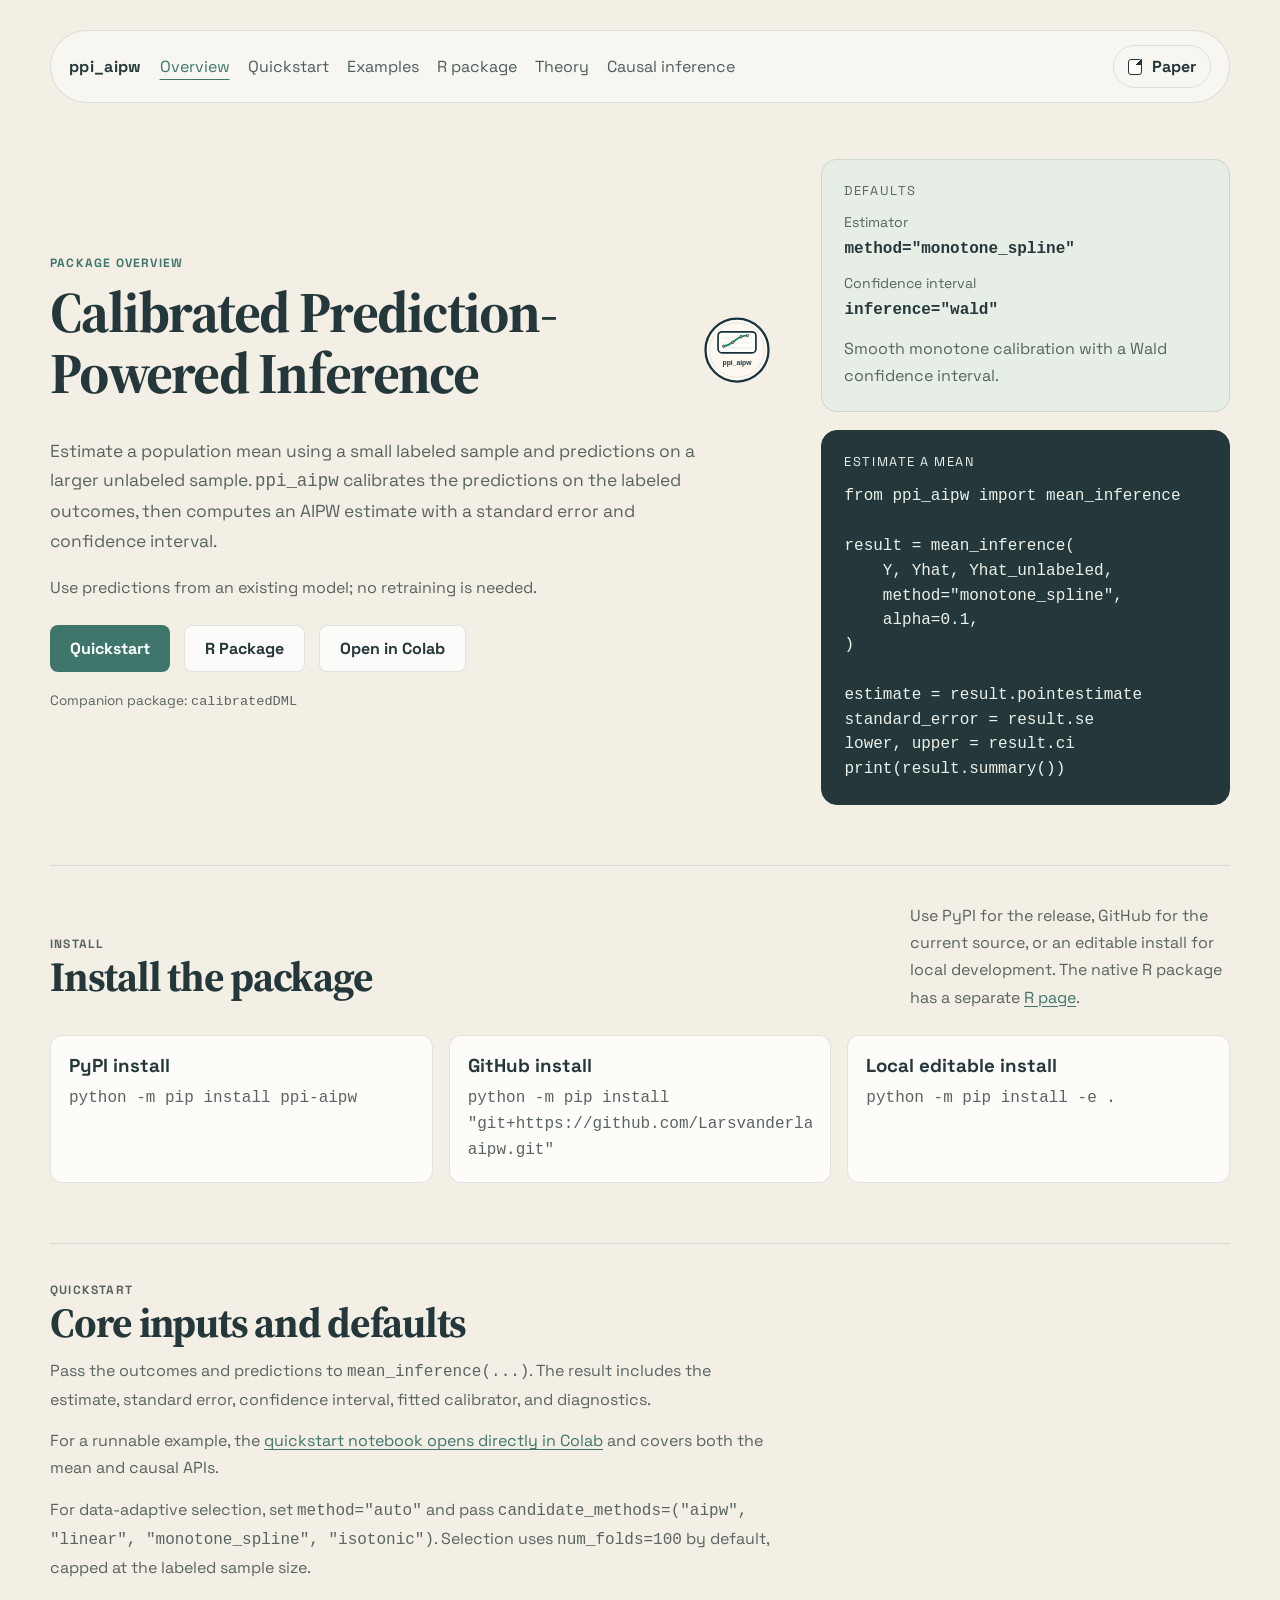
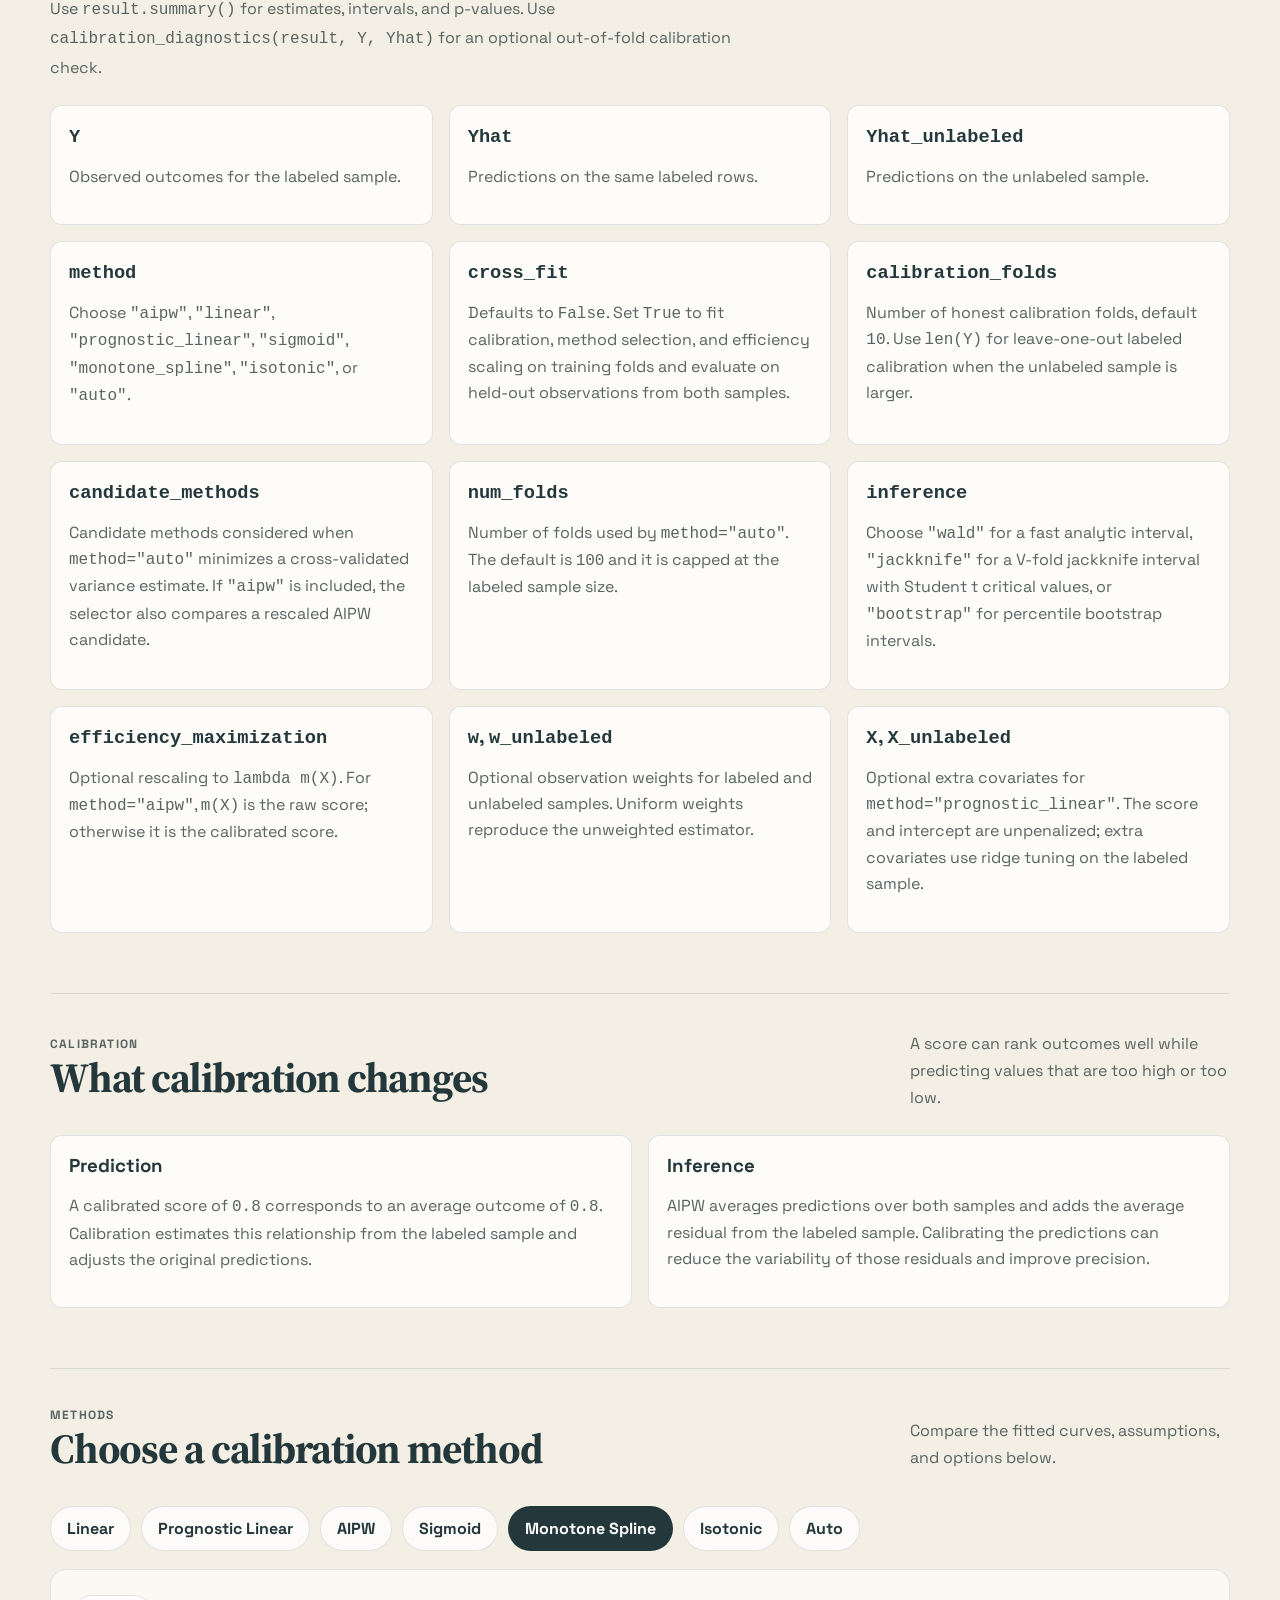
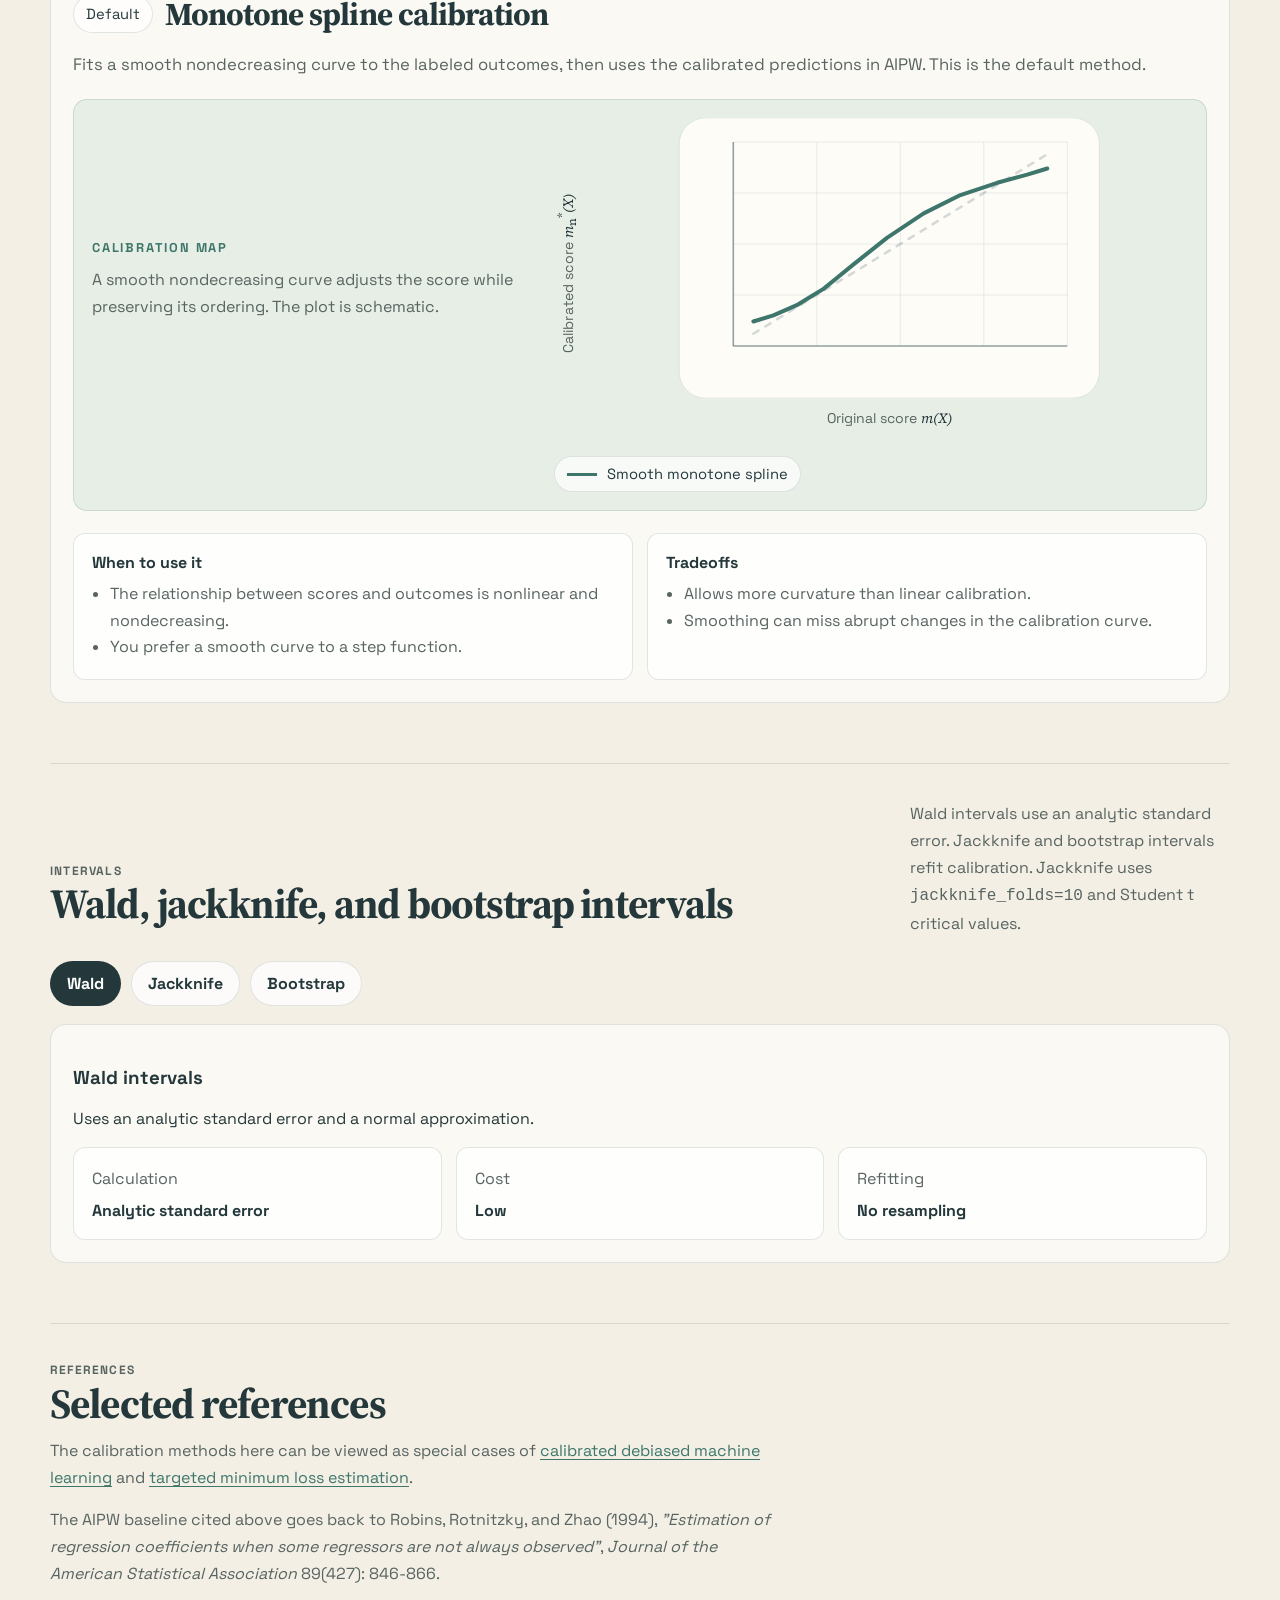
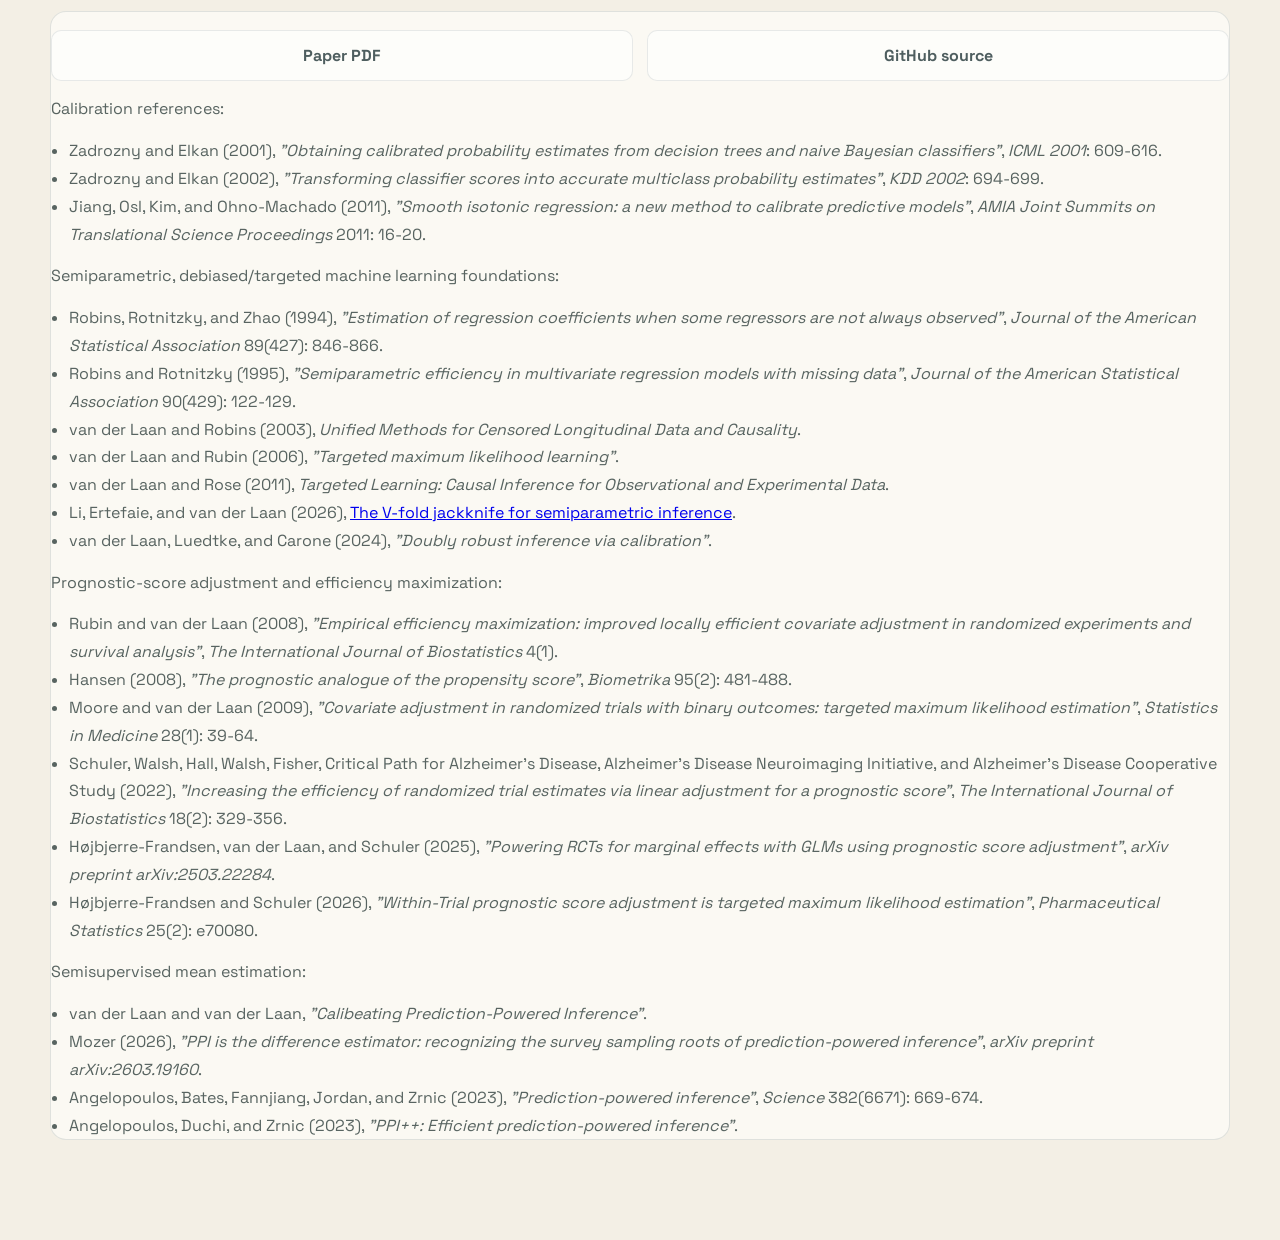
<file: docs/index.html>
<!DOCTYPE html>
<html lang="en">
  <head>
    <meta charset="UTF-8" />
    <meta name="viewport" content="width=device-width, initial-scale=1.0" />
    <title>Calibrated Prediction-Powered Inference | ppi_aipw</title>
    <meta
      name="description"
      content="Estimate a population mean from labeled outcomes and unlabeled predictions, with calibration and confidence intervals in Python and R."
    />
    <link rel="preconnect" href="https://fonts.googleapis.com" />
    <link rel="preconnect" href="https://fonts.gstatic.com" crossorigin />
    <link
      href="https://fonts.googleapis.com/css2?family=Space+Grotesk:wght@400;500;700&family=Source+Serif+4:opsz,wght@8..60,400;8..60,600&display=swap"
      rel="stylesheet"
    />
    <link rel="stylesheet" href="./site.css?v=b0bfe73732" />
  </head>
  <body>
    <div class="page-shell">
      <header class="hero">
        <nav class="topbar" aria-label="Main navigation">
          <div class="brand"><a href="./index.html">ppi_aipw</a></div>
          <div class="toplinks">
            <a href="./index.html" aria-current="page">Overview</a>
            <a href="./index.html#quickstart">Quickstart</a>
            <a href="./examples.html">Examples</a>
            <a href="./r.html">R package</a>
            <a href="./theory.html">Theory</a>
            <a href="./causal.html">Causal inference</a>
          </div>
          <a class="paper-link" href="./paper.pdf">
            <span class="paper-link-icon" aria-hidden="true"></span>
            <span>Paper</span>
          </a>
        </nav>

        <div class="hero-grid">
          <section class="hero-copy">
            <p class="eyebrow">Package overview</p>
            <div class="hero-head">
              <h1>Calibrated Prediction-Powered Inference</h1>
              <div class="hero-art">
                <img
                  src="./assets/ppi-aipw-badge-mark.svg"
                  alt="Circular ppi_aipw package badge with a calibration plot"
                  width="1024"
                  height="1024"
                />
              </div>
            </div>
            <p class="lede">
              Estimate a population mean using a small labeled sample and
              predictions on a larger unlabeled sample. <code>ppi_aipw</code>
              calibrates the predictions on the labeled outcomes, then computes
              an AIPW estimate with a standard error and confidence interval.
            </p>
            <p class="panel-note">
              Use predictions from an existing model; no retraining is needed.
            </p>
            <div class="hero-actions">
              <a class="button button-primary" href="#quickstart">Quickstart</a>
              <a class="button button-secondary" href="./r.html">R Package</a>
              <a class="button button-secondary" href="https://colab.research.google.com/github/Larsvanderlaan/ppi-aipw/blob/main/examples/ppi_aipw_quickstart.ipynb">Open in Colab</a>
            </div>
            <ul class="hero-pills">
              <li>
                <a href="https://larsvanderlaan.github.io/calibratedDML/index.html">
                  Companion package: <code>calibratedDML</code>
                </a>
              </li>
            </ul>
          </section>

          <aside class="hero-panel">
            <div class="panel-card gradient-card">
              <p class="panel-label">Defaults</p>
              <div class="default-stack">
                <div>
                  <span class="stack-name">Estimator</span>
                  <strong><code>method="monotone_spline"</code></strong>
                </div>
                <div>
                  <span class="stack-name">Confidence interval</span>
                  <strong><code>inference="wald"</code></strong>
                </div>
              </div>
              <p class="panel-note">
                Smooth monotone calibration with a Wald confidence interval.
              </p>
            </div>
            <div class="panel-card code-card">
              <p class="panel-label">Estimate a mean</p>
              <pre><code>from ppi_aipw import mean_inference

result = mean_inference(
    Y, Yhat, Yhat_unlabeled,
    method="monotone_spline",
    alpha=0.1,
)

estimate = result.pointestimate
standard_error = result.se
lower, upper = result.ci
print(result.summary())</code></pre>
            </div>
          </aside>
        </div>
      </header>

      <main>
        <section class="section" id="install">
          <div class="section-heading split">
            <div>
              <p class="eyebrow">Install</p>
              <h2>Install the package</h2>
            </div>
            <p class="section-side-note">
              Use PyPI for the release, GitHub for the current source, or an
              editable install for local development. The native R package has a
              separate <a href="./r.html">R page</a>.
            </p>
          </div>

          <div class="argument-grid">
            <article class="argument-card">
              <h3>PyPI install</h3>
              <pre><code>python -m pip install ppi-aipw</code></pre>
            </article>
            <article class="argument-card">
              <h3>GitHub install</h3>
              <pre><code>python -m pip install "git+https://github.com/Larsvanderlaan/ppi-aipw.git"</code></pre>
            </article>
            <article class="argument-card">
              <h3>Local editable install</h3>
              <pre><code>python -m pip install -e .</code></pre>
            </article>
          </div>
        </section>

        <section class="section" id="quickstart">
          <div class="section-heading">
            <p class="eyebrow">Quickstart</p>
            <h2>Core inputs and defaults</h2>
              <p>
                Pass the outcomes and predictions to <code>mean_inference(...)</code>.
                The result includes the estimate, standard error, confidence
                interval, fitted calibrator, and diagnostics.
              </p>
              <p>
                For a runnable example, the
                <a href="https://colab.research.google.com/github/Larsvanderlaan/ppi-aipw/blob/main/examples/ppi_aipw_quickstart.ipynb">quickstart notebook opens directly in Colab</a>
                and covers both the mean and causal APIs.
              </p>
              <p>
                For data-adaptive selection, set <code>method="auto"</code> and
                pass <code>candidate_methods=("aipw", "linear", "monotone_spline", "isotonic")</code>.
                Selection uses <code>num_folds=100</code> by default, capped at
                the labeled sample size.
              </p>
              <p>
                Use <code>result.summary()</code> for estimates, intervals, and p-values.
                Use <code>calibration_diagnostics(result, Y, Yhat)</code> for
                an optional out-of-fold calibration check.
              </p>
            </div>

          <div class="argument-grid">
            <article class="argument-card">
              <h3><code>Y</code></h3>
              <p>Observed outcomes for the labeled sample.</p>
            </article>
            <article class="argument-card">
              <h3><code>Yhat</code></h3>
              <p>Predictions on the same labeled rows.</p>
            </article>
            <article class="argument-card">
              <h3><code>Yhat_unlabeled</code></h3>
              <p>Predictions on the unlabeled sample.</p>
            </article>
            <article class="argument-card">
              <h3><code>method</code></h3>
              <p>Choose <code>"aipw"</code>, <code>"linear"</code>, <code>"prognostic_linear"</code>, <code>"sigmoid"</code>, <code>"monotone_spline"</code>, <code>"isotonic"</code>, or <code>"auto"</code>.</p>
            </article>
            <article class="argument-card">
              <h3><code>cross_fit</code></h3>
              <p>Defaults to <code>False</code>. Set <code>True</code> to fit calibration, method selection, and efficiency scaling on training folds and evaluate on held-out observations from both samples.</p>
            </article>
            <article class="argument-card">
              <h3><code>calibration_folds</code></h3>
              <p>Number of honest calibration folds, default <code>10</code>. Use <code>len(Y)</code> for leave-one-out labeled calibration when the unlabeled sample is larger.</p>
            </article>
            <article class="argument-card">
              <h3><code>candidate_methods</code></h3>
              <p>Candidate methods considered when <code>method="auto"</code> minimizes a cross-validated variance estimate. If <code>"aipw"</code> is included, the selector also compares a rescaled AIPW candidate.</p>
            </article>
            <article class="argument-card">
              <h3><code>num_folds</code></h3>
              <p>Number of folds used by <code>method="auto"</code>. The default is <code>100</code> and it is capped at the labeled sample size.</p>
            </article>
            <article class="argument-card">
              <h3><code>inference</code></h3>
              <p>Choose <code>"wald"</code> for a fast analytic interval, <code>"jackknife"</code> for a V-fold jackknife interval with Student t critical values, or <code>"bootstrap"</code> for percentile bootstrap intervals.</p>
            </article>
            <article class="argument-card">
              <h3><code>efficiency_maximization</code></h3>
              <p>Optional rescaling to <code>lambda m(X)</code>. For <code>method="aipw"</code>, <code>m(X)</code> is the raw score; otherwise it is the calibrated score.</p>
            </article>
            <article class="argument-card">
              <h3><code>w</code>, <code>w_unlabeled</code></h3>
              <p>Optional observation weights for labeled and unlabeled samples. Uniform weights reproduce the unweighted estimator.</p>
            </article>
            <article class="argument-card">
              <h3><code>X</code>, <code>X_unlabeled</code></h3>
              <p>Optional extra covariates for <code>method="prognostic_linear"</code>. The score and intercept are unpenalized; extra covariates use ridge tuning on the labeled sample.</p>
            </article>
          </div>
        </section>

        <section class="section" id="what-is-calibration">
          <div class="section-heading split">
            <div>
              <p class="eyebrow">Calibration</p>
              <h2>What calibration changes</h2>
            </div>
            <p class="section-side-note">
              A score can rank outcomes well while predicting values that are
              too high or too low.
            </p>
          </div>

          <div class="argument-grid argument-grid-two">
            <article class="argument-card">
              <h3>Prediction</h3>
              <p>
                A calibrated score of <code>0.8</code> corresponds to an average
                outcome of <code>0.8</code>. Calibration estimates this relationship
                from the labeled sample and adjusts the original predictions.
              </p>
            </article>
            <article class="argument-card">
              <h3>Inference</h3>
              <p>
                AIPW averages predictions over both samples and adds the average
                residual from the labeled sample. Calibrating the predictions
                can reduce the variability of those residuals and improve precision.
              </p>
            </article>
          </div>
        </section>

        <section class="section" id="methods">
          <div class="section-heading split">
            <div>
              <p class="eyebrow">Methods</p>
              <h2>Choose a calibration method</h2>
            </div>
            <p class="section-side-note">
              Compare the fitted curves, assumptions, and options below.
            </p>
          </div>

          <div class="method-explorer" data-module="method-explorer">
            <div class="method-tabs" role="group" aria-label="Estimation methods">
              <button class="tab-button" data-method="linear" aria-pressed="false">Linear</button>
              <button class="tab-button" data-method="prognostic_linear" aria-pressed="false">Prognostic Linear</button>
              <button class="tab-button" data-method="aipw" aria-pressed="false">AIPW</button>
              <button class="tab-button" data-method="sigmoid" aria-pressed="false">Sigmoid</button>
              <button class="tab-button is-active" data-method="monotone_spline" aria-pressed="true">Monotone Spline</button>
              <button class="tab-button" data-method="isotonic" aria-pressed="false">Isotonic</button>
              <button class="tab-button" data-method="auto" aria-pressed="false">Auto</button>
            </div>

            <div class="method-panel">
              <div class="panel-banner">
                <span class="badge" data-method-badge>Default</span>
                <h3 data-method-title>Monotone spline calibration</h3>
              </div>
              <p class="method-summary" data-method-summary>
                Fits a smooth nondecreasing curve to the labeled outcomes, then
                uses the calibrated predictions in AIPW. This is the default method.
              </p>

              <div class="method-visual-card">
                <div class="method-visual-copy">
                  <span class="curve-kicker">Calibration Map</span>
                  <p data-method-visual-note>
                    A smooth nondecreasing curve adjusts the score while
                    preserving its ordering. The plot is schematic.
                  </p>
                </div>
                <div class="curve-stage">
                  <div class="curve-y-label">
                    Calibrated score
                    <span class="math-label">m<sub>n</sub><sup>*</sup>(X)</span>
                  </div>
                  <svg
                    class="curve-canvas"
                    data-method-curve
                    viewBox="0 0 420 280"
                    width="420"
                    height="280"
                    preserveAspectRatio="xMidYMid meet"
                    role="img"
                    aria-label="Calibration curve schematic"
                  ></svg>
                  <div class="curve-x-label">
                    Original score <span class="math-label">m(X)</span>
                  </div>
                </div>
                <div class="curve-legend" data-method-legend></div>
              </div>

              <div class="method-columns">
                <div class="info-box">
                  <h4>When to use it</h4>
                  <ul data-method-good></ul>
                </div>
                <div class="info-box">
                  <h4>Tradeoffs</h4>
                  <ul data-method-tradeoffs></ul>
                </div>
              </div>
            </div>
          </div>
        </section>

        <section class="section" id="intervals">
          <div class="section-heading split">
            <div>
              <p class="eyebrow">Intervals</p>
              <h2>Wald, jackknife, and bootstrap intervals</h2>
            </div>
            <p class="section-side-note">
              Wald intervals use an analytic standard error. Jackknife and
              bootstrap intervals refit calibration. Jackknife uses
              <code>jackknife_folds=10</code> and Student t critical values.
            </p>
          </div>

          <div class="inference-toggle" data-module="inference-toggle">
            <div class="toggle-row" role="group" aria-label="Interval methods">
              <button class="tab-button is-active" data-inference="wald" aria-pressed="true">Wald</button>
              <button class="tab-button" data-inference="jackknife" aria-pressed="false">Jackknife</button>
              <button class="tab-button" data-inference="bootstrap" aria-pressed="false">Bootstrap</button>
            </div>
            <article class="toggle-card">
              <h3 data-inference-title>Wald intervals</h3>
              <p data-inference-summary>
                Uses an analytic standard error and a normal approximation.
              </p>
              <div class="mini-grid">
                <div class="mini-box">
                  <span>Calculation</span>
                  <strong data-inference-best>Analytic standard error</strong>
                </div>
                <div class="mini-box">
                  <span>Cost</span>
                  <strong data-inference-cost>Low</strong>
                </div>
                <div class="mini-box">
                  <span>Refitting</span>
                  <strong data-inference-when>No resampling</strong>
                </div>
              </div>
            </article>
          </div>
        </section>

        <section class="section" id="references">
          <div class="section-heading">
            <p class="eyebrow">References</p>
            <h2>Selected references</h2>
            <p>
              The calibration methods here can be viewed as special cases of
              <a href="https://arxiv.org/pdf/2411.02771">calibrated debiased machine learning</a>
              and
              <a href="https://doi.org/10.2202/1557-4679.1043">targeted minimum loss estimation</a>.
            </p>
            <p>
              The AIPW baseline cited above goes back to Robins, Rotnitzky, and
              Zhao (1994),
              <em>"Estimation of regression coefficients when some regressors are not always observed"</em>,
              <em>Journal of the American Statistical Association</em> 89(427): 846-866.
            </p>
          </div>
          <div class="reference-card">
            <div class="reference-links">
              <a href="./paper.pdf">Paper PDF</a>
              <a href="https://github.com/Larsvanderlaan/ppi-aipw">GitHub source</a>
            </div>
            <p>
              Calibration references:
            </p>
            <ul>
              <li>Zadrozny and Elkan (2001), <em>"Obtaining calibrated probability estimates from decision trees and naive Bayesian classifiers"</em>, <em>ICML 2001</em>: 609-616.</li>
              <li>Zadrozny and Elkan (2002), <em>"Transforming classifier scores into accurate multiclass probability estimates"</em>, <em>KDD 2002</em>: 694-699.</li>
              <li>Jiang, Osl, Kim, and Ohno-Machado (2011), <em>"Smooth isotonic regression: a new method to calibrate predictive models"</em>, <em>AMIA Joint Summits on Translational Science Proceedings</em> 2011: 16-20.</li>
            </ul>
            <p>
              Semiparametric, debiased/targeted machine learning foundations:
            </p>
            <ul>
              <li>Robins, Rotnitzky, and Zhao (1994), <em>"Estimation of regression coefficients when some regressors are not always observed"</em>, <em>Journal of the American Statistical Association</em> 89(427): 846-866.</li>
              <li>Robins and Rotnitzky (1995), <em>"Semiparametric efficiency in multivariate regression models with missing data"</em>, <em>Journal of the American Statistical Association</em> 90(429): 122-129.</li>
              <li>van der Laan and Robins (2003), <em>Unified Methods for Censored Longitudinal Data and Causality</em>.</li>
              <li>van der Laan and Rubin (2006), <em>"Targeted maximum likelihood learning"</em>.</li>
              <li>van der Laan and Rose (2011), <em>Targeted Learning: Causal Inference for Observational and Experimental Data</em>.</li>
              <li>Li, Ertefaie, and van der Laan (2026), <a href="https://arxiv.org/abs/2607.22493">The V-fold jackknife for semiparametric inference</a>.</li>
              <li>van der Laan, Luedtke, and Carone (2024), <em>"Doubly robust inference via calibration"</em>.</li>
            </ul>
            <p>
              Prognostic-score adjustment and efficiency maximization:
            </p>
            <ul>
              <li>Rubin and van der Laan (2008), <em>"Empirical efficiency maximization: improved locally efficient covariate adjustment in randomized experiments and survival analysis"</em>, <em>The International Journal of Biostatistics</em> 4(1).</li>
              <li>Hansen (2008), <em>"The prognostic analogue of the propensity score"</em>, <em>Biometrika</em> 95(2): 481-488.</li>
              <li>Moore and van der Laan (2009), <em>"Covariate adjustment in randomized trials with binary outcomes: targeted maximum likelihood estimation"</em>, <em>Statistics in Medicine</em> 28(1): 39-64.</li>
              <li>Schuler, Walsh, Hall, Walsh, Fisher, Critical Path for Alzheimer’s Disease, Alzheimer’s Disease Neuroimaging Initiative, and Alzheimer’s Disease Cooperative Study (2022), <em>"Increasing the efficiency of randomized trial estimates via linear adjustment for a prognostic score"</em>, <em>The International Journal of Biostatistics</em> 18(2): 329-356.</li>
              <li>Højbjerre-Frandsen, van der Laan, and Schuler (2025), <em>"Powering RCTs for marginal effects with GLMs using prognostic score adjustment"</em>, <em>arXiv preprint arXiv:2503.22284</em>.</li>
              <li>Højbjerre-Frandsen and Schuler (2026), <em>"Within-Trial prognostic score adjustment is targeted maximum likelihood estimation"</em>, <em>Pharmaceutical Statistics</em> 25(2): e70080.</li>
            </ul>
            <p>
              Semisupervised mean estimation:
            </p>
            <ul>
              <li>van der Laan and van der Laan, <em>"Calibeating Prediction-Powered Inference"</em>.</li>
              <li>Mozer (2026), <em>"PPI is the difference estimator: recognizing the survey sampling roots of prediction-powered inference"</em>, <em>arXiv preprint arXiv:2603.19160</em>.</li>
              <li>Angelopoulos, Bates, Fannjiang, Jordan, and Zrnic (2023), <em>"Prediction-powered inference"</em>, <em>Science</em> 382(6671): 669-674.</li>
              <li>Angelopoulos, Duchi, and Zrnic (2023), <em>"PPI++: Efficient prediction-powered inference"</em>.</li>
            </ul>
          </div>
        </section>
      </main>
    </div>

    <script src="./site.js?v=218f7aa949"></script>
  </body>
</html>
</file>
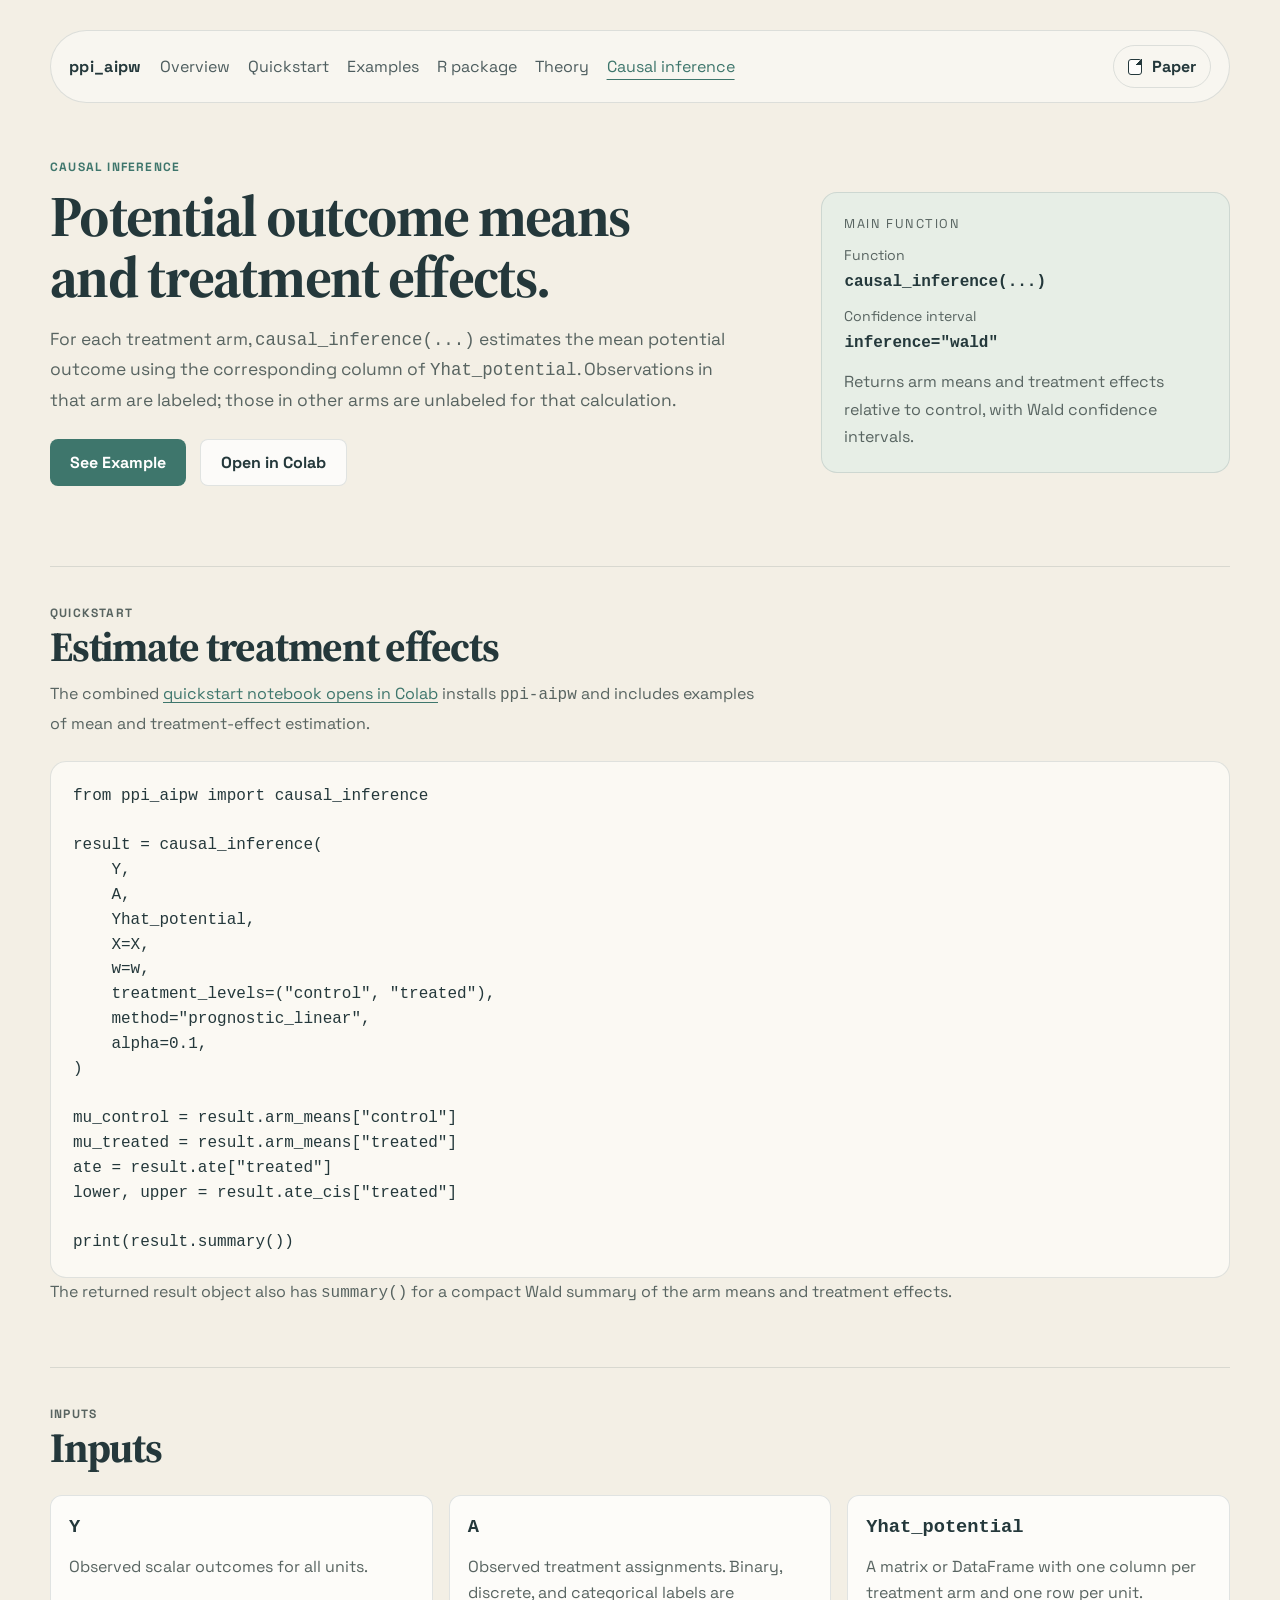
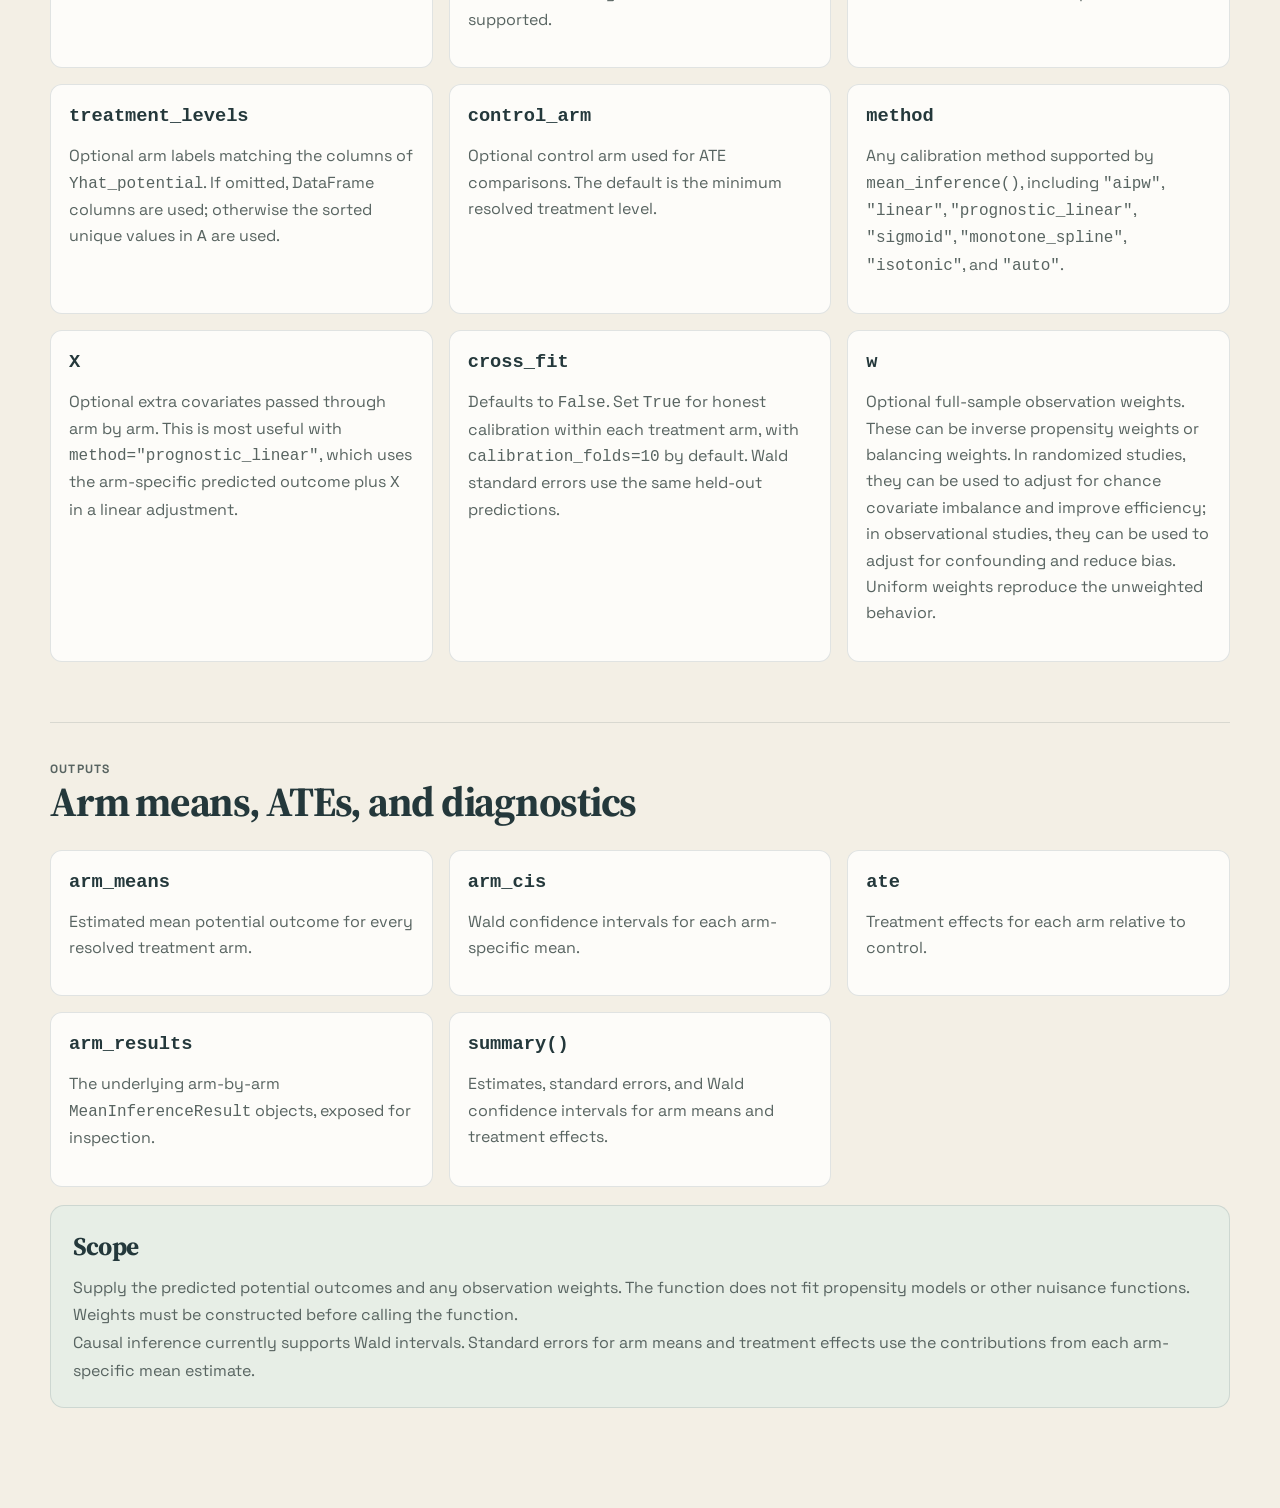
<file: docs/causal.html>
<!DOCTYPE html>
<html lang="en">
  <head>
    <meta charset="UTF-8" />
    <meta name="viewport" content="width=device-width, initial-scale=1.0" />
    <title>Causal Inference | ppi_aipw</title>
    <meta
      name="description"
      content="Causal inference for arm-specific potential outcome means and Wald ATEs in ppi_aipw."
    />
    <link rel="preconnect" href="https://fonts.googleapis.com" />
    <link rel="preconnect" href="https://fonts.gstatic.com" crossorigin />
    <link
      href="https://fonts.googleapis.com/css2?family=Space+Grotesk:wght@400;500;700&family=Source+Serif+4:opsz,wght@8..60,400;8..60,600&display=swap"
      rel="stylesheet"
    />
    <link rel="stylesheet" href="./site.css?v=b0bfe73732" />
  </head>
  <body>
    <div class="page-shell">
      <header class="hero">
        <nav class="topbar" aria-label="Main navigation">
          <div class="brand"><a href="./index.html">ppi_aipw</a></div>
          <div class="toplinks">
            <a href="./index.html">Overview</a>
            <a href="./index.html#quickstart">Quickstart</a>
            <a href="./examples.html">Examples</a>
            <a href="./r.html">R package</a>
            <a href="./theory.html">Theory</a>
            <a href="./causal.html" aria-current="page">Causal inference</a>
          </div>
          <a class="paper-link" href="./paper.pdf">
            <span class="paper-link-icon" aria-hidden="true"></span>
            <span>Paper</span>
          </a>
        </nav>

        <div class="hero-grid">
          <section class="hero-copy">
            <p class="eyebrow">Causal Inference</p>
            <h1>Potential outcome means and treatment effects.</h1>
            <p class="lede">
              For each treatment arm, <code>causal_inference(...)</code> estimates
              the mean potential outcome using the corresponding column of
              <code>Yhat_potential</code>. Observations in that arm are labeled;
              those in other arms are unlabeled for that calculation.
            </p>
            <div class="hero-actions">
              <a class="button button-primary" href="#quickstart">See Example</a>
              <a class="button button-secondary" href="https://colab.research.google.com/github/Larsvanderlaan/ppi-aipw/blob/main/examples/ppi_aipw_quickstart.ipynb">Open in Colab</a>
            </div>
          </section>

          <aside class="hero-panel">
            <div class="panel-card gradient-card">
              <p class="panel-label">Main Function</p>
              <div class="default-stack">
                <div>
                  <span class="stack-name">Function</span>
                  <strong><code>causal_inference(...)</code></strong>
                </div>
                <div>
                  <span class="stack-name">Confidence interval</span>
                  <strong><code>inference="wald"</code></strong>
                </div>
              </div>
              <p class="panel-note">
                Returns arm means and treatment effects relative to control,
                with Wald confidence intervals.
              </p>
            </div>
          </aside>
        </div>
      </header>

      <main>
        <section class="section" id="quickstart">
          <div class="section-heading">
            <p class="eyebrow">Quickstart</p>
            <h2>Estimate treatment effects</h2>
            <p>
              The combined
              <a href="https://colab.research.google.com/github/Larsvanderlaan/ppi-aipw/blob/main/examples/ppi_aipw_quickstart.ipynb">quickstart notebook opens in Colab</a>
              installs <code>ppi-aipw</code> and includes examples of mean and
              treatment-effect estimation.
            </p>
          </div>

          <div class="panel-card code-card">
            <pre><code>from ppi_aipw import causal_inference

result = causal_inference(
    Y,
    A,
    Yhat_potential,
    X=X,
    w=w,
    treatment_levels=("control", "treated"),
    method="prognostic_linear",
    alpha=0.1,
)

mu_control = result.arm_means["control"]
mu_treated = result.arm_means["treated"]
ate = result.ate["treated"]
lower, upper = result.ate_cis["treated"]

print(result.summary())</code></pre>
          </div>
          <p class="panel-note">
            The returned result object also has <code>summary()</code> for a
            compact Wald summary of the arm means and treatment effects.
          </p>
        </section>

        <section class="section" id="inputs">
          <div class="section-heading">
            <p class="eyebrow">Inputs</p>
            <h2>Inputs</h2>
          </div>

          <div class="argument-grid">
            <article class="argument-card">
              <h3><code>Y</code></h3>
              <p>Observed scalar outcomes for all units.</p>
            </article>
            <article class="argument-card">
              <h3><code>A</code></h3>
              <p>Observed treatment assignments. Binary, discrete, and categorical labels are supported.</p>
            </article>
            <article class="argument-card">
              <h3><code>Yhat_potential</code></h3>
              <p>A matrix or DataFrame with one column per treatment arm and one row per unit.</p>
            </article>
            <article class="argument-card">
              <h3><code>treatment_levels</code></h3>
              <p>Optional arm labels matching the columns of <code>Yhat_potential</code>. If omitted, DataFrame columns are used; otherwise the sorted unique values in <code>A</code> are used.</p>
            </article>
            <article class="argument-card">
              <h3><code>control_arm</code></h3>
              <p>Optional control arm used for ATE comparisons. The default is the minimum resolved treatment level.</p>
            </article>
            <article class="argument-card">
              <h3><code>method</code></h3>
              <p>Any calibration method supported by <code>mean_inference()</code>, including <code>"aipw"</code>, <code>"linear"</code>, <code>"prognostic_linear"</code>, <code>"sigmoid"</code>, <code>"monotone_spline"</code>, <code>"isotonic"</code>, and <code>"auto"</code>.</p>
            </article>
            <article class="argument-card">
              <h3><code>X</code></h3>
              <p>Optional extra covariates passed through arm by arm. This is most useful with <code>method="prognostic_linear"</code>, which uses the arm-specific predicted outcome plus <code>X</code> in a linear adjustment.</p>
              
            </article>
            <article class="argument-card">
              <h3><code>cross_fit</code></h3>
              <p>Defaults to <code>False</code>. Set <code>True</code> for honest calibration within each treatment arm, with <code>calibration_folds=10</code> by default. Wald standard errors use the same held-out predictions.</p>
            </article>
            <article class="argument-card">
              <h3><code>w</code></h3>
              <p>Optional full-sample observation weights. These can be inverse propensity weights or balancing weights. In randomized studies, they can be used to adjust for chance covariate imbalance and improve efficiency; in observational studies, they can be used to adjust for confounding and reduce bias. Uniform weights reproduce the unweighted behavior.</p>
            </article>
          </div>
        </section>

        <section class="section" id="outputs">
          <div class="section-heading">
            <p class="eyebrow">Outputs</p>
            <h2>Arm means, ATEs, and diagnostics</h2>
          </div>

          <div class="takeaway-grid">
            <article class="takeaway-card">
              <h3><code>arm_means</code></h3>
              <p>Estimated mean potential outcome for every resolved treatment arm.</p>
            </article>
            <article class="takeaway-card">
              <h3><code>arm_cis</code></h3>
              <p>Wald confidence intervals for each arm-specific mean.</p>
            </article>
            <article class="takeaway-card">
              <h3><code>ate</code></h3>
              <p>Treatment effects for each arm relative to control.</p>
            </article>
            <article class="takeaway-card">
              <h3><code>arm_results</code></h3>
              <p>The underlying arm-by-arm <code>MeanInferenceResult</code> objects, exposed for inspection.</p>
            </article>
            <article class="takeaway-card">
              <h3><code>summary()</code></h3>
              <p>Estimates, standard errors, and Wald confidence intervals for arm means and treatment effects.</p>
            </article>
          </div>

          <div class="history-callout">
            <h3>Scope</h3>
            <p>
              Supply the predicted potential outcomes and any observation
              weights. The function does not fit propensity models or other
              nuisance functions.
            </p>
            <p>
              Weights must be constructed before calling the function.
            </p>
            <p>
              Causal inference currently supports Wald intervals. Standard errors
              for arm means and treatment effects use the contributions from
              each arm-specific mean estimate.
            </p>
          </div>
        </section>
      </main>
    </div>
  </body>
</html>
</file>
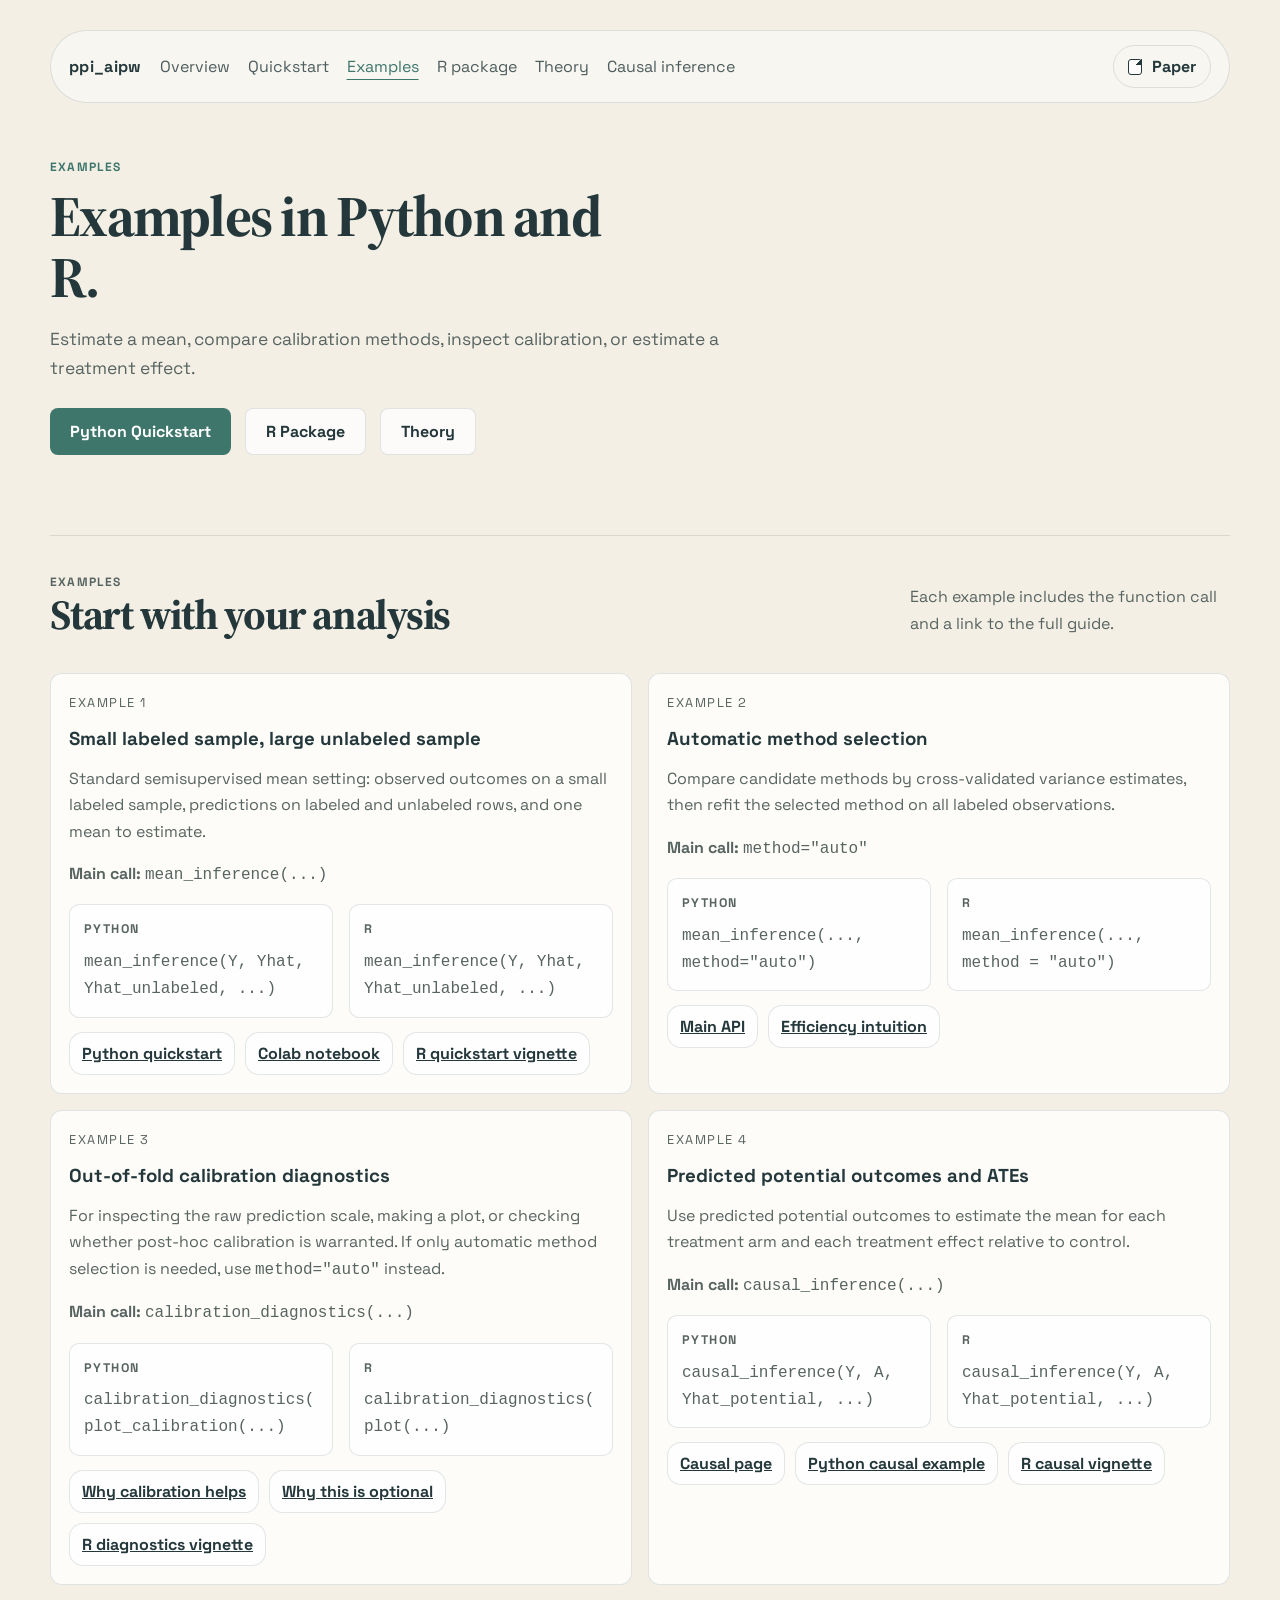
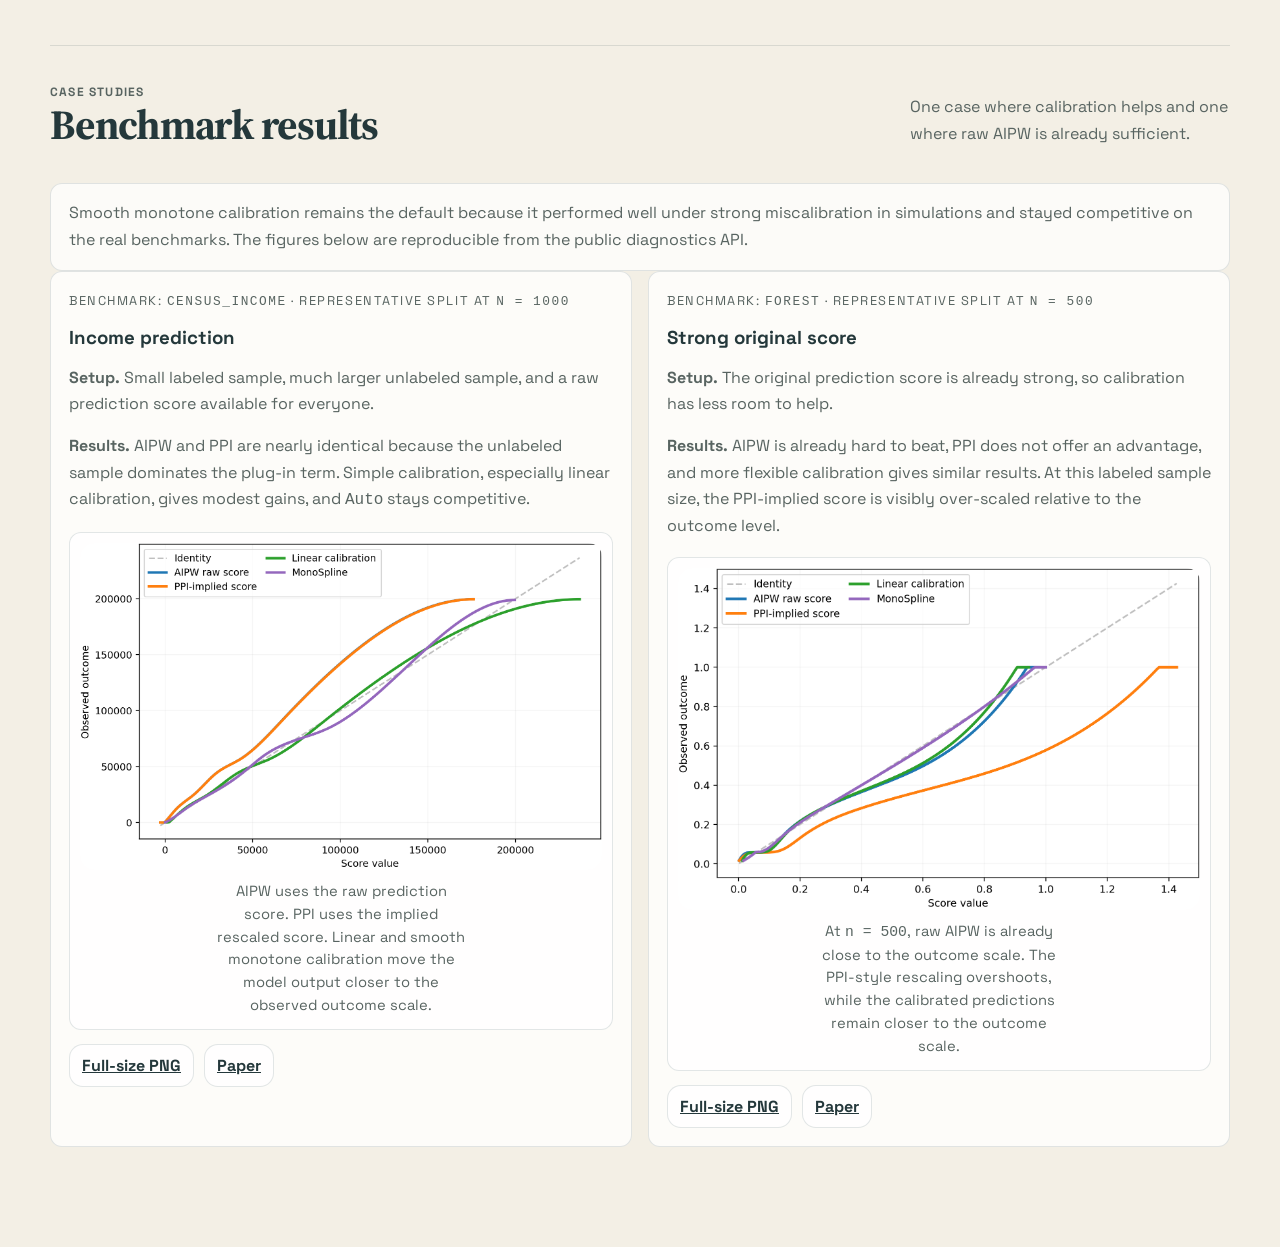
<file: docs/examples.html>
<!DOCTYPE html>
<html lang="en">
  <head>
    <meta charset="UTF-8" />
    <meta name="viewport" content="width=device-width, initial-scale=1.0" />
    <title>Examples | ppi_aipw</title>
    <meta
      name="description"
      content="Examples of mean estimation, method selection, calibration diagnostics, and treatment-effect estimation in Python and R."
    />
    <link rel="preconnect" href="https://fonts.googleapis.com" />
    <link rel="preconnect" href="https://fonts.gstatic.com" crossorigin />
    <link
      href="https://fonts.googleapis.com/css2?family=Space+Grotesk:wght@400;500;700&family=Source+Serif+4:opsz,wght@8..60,400;8..60,600&display=swap"
      rel="stylesheet"
    />
    <link rel="stylesheet" href="./site.css?v=b0bfe73732" />
  </head>
  <body>
    <div class="page-shell">
      <header class="hero">
        <nav class="topbar" aria-label="Main navigation">
          <div class="brand"><a href="./index.html">ppi_aipw</a></div>
          <div class="toplinks">
            <a href="./index.html">Overview</a>
            <a href="./index.html#quickstart">Quickstart</a>
            <a href="./examples.html" aria-current="page">Examples</a>
            <a href="./r.html">R package</a>
            <a href="./theory.html">Theory</a>
            <a href="./causal.html">Causal inference</a>
          </div>
          <a class="paper-link" href="./paper.pdf">
            <span class="paper-link-icon" aria-hidden="true"></span>
            <span>Paper</span>
          </a>
        </nav>

        <div class="hero-grid">
          <section class="hero-copy">
            <p class="eyebrow">Examples</p>
            <h1>Examples in Python and R.</h1>
            <p class="lede">
              Estimate a mean, compare calibration methods, inspect calibration,
              or estimate a treatment effect.
            </p>
            <div class="hero-actions">
              <a class="button button-primary" href="./index.html#quickstart">Python Quickstart</a>
              <a class="button button-secondary" href="./r.html">R Package</a>
              <a class="button button-secondary" href="./theory.html">Theory</a>
            </div>
          </section>
        </div>
      </header>

      <main>
        <section class="section" id="workflows">
          <div class="section-heading split">
            <div>
              <p class="eyebrow">Examples</p>
              <h2>Start with your analysis</h2>
            </div>
            <p class="section-side-note">
              Each example includes the function call and a link to the full guide.
            </p>
          </div>

          <div class="examples-grid">
            <article class="argument-card">
              <p class="panel-label">Example 1</p>
              <h3>Small labeled sample, large unlabeled sample</h3>
              <p>
                Standard semisupervised mean setting: observed outcomes on a
                small labeled sample, predictions on labeled and unlabeled
                rows, and one mean to estimate.
              </p>
              <p><strong>Main call:</strong> <code>mean_inference(...)</code></p>
              <div class="example-entry-grid">
                <div class="example-entry">
                  <p class="example-label">Python</p>
                  <p class="example-call"><code>mean_inference(Y, Yhat, Yhat_unlabeled, ...)</code></p>
                </div>
                <div class="example-entry">
                  <p class="example-label">R</p>
                  <p class="example-call"><code>mean_inference(Y, Yhat, Yhat_unlabeled, ...)</code></p>
                </div>
              </div>
              <div class="example-links">
                <a href="./index.html#quickstart">Python quickstart</a>
                <a href="https://colab.research.google.com/github/Larsvanderlaan/ppi-aipw/blob/main/examples/ppi_aipw_quickstart.ipynb">Colab notebook</a>
                <a href="https://github.com/Larsvanderlaan/ppi-aipw/blob/main/r/ppiAIPW/vignettes/ppiAIPW-quickstart.Rmd">R quickstart vignette</a>
              </div>
            </article>

            <article class="argument-card">
              <p class="panel-label">Example 2</p>
              <h3>Automatic method selection</h3>
              <p>
                Compare candidate methods by cross-validated variance estimates,
                then refit the selected method on all labeled observations.
              </p>
              <p><strong>Main call:</strong> <code>method="auto"</code></p>
              <div class="example-entry-grid">
                <div class="example-entry">
                  <p class="example-label">Python</p>
                  <p class="example-call"><code>mean_inference(..., method="auto")</code></p>
                </div>
                <div class="example-entry">
                  <p class="example-label">R</p>
                  <p class="example-call"><code>mean_inference(..., method = "auto")</code></p>
                </div>
              </div>
              <div class="example-links">
                <a href="./index.html#quickstart">Main API</a>
                <a href="./theory.html#family">Efficiency intuition</a>
              </div>
            </article>

            <article class="argument-card">
              <p class="panel-label">Example 3</p>
              <h3>Out-of-fold calibration diagnostics</h3>
              <p>
                For inspecting the raw prediction scale, making a plot, or
                checking whether post-hoc calibration is warranted. If only
                automatic method selection is needed, use
                <code>method="auto"</code> instead.
              </p>
              <p><strong>Main call:</strong> <code>calibration_diagnostics(...)</code></p>
              <div class="example-entry-grid">
                <div class="example-entry">
                  <p class="example-label">Python</p>
                  <p class="example-call"><code>calibration_diagnostics(...)</code><br /><code>plot_calibration(...)</code></p>
                </div>
                <div class="example-entry">
                  <p class="example-label">R</p>
                  <p class="example-call"><code>calibration_diagnostics(...)</code><br /><code>plot(...)</code></p>
                </div>
              </div>
              <div class="example-links">
                <a href="./theory.html#calibration">Why calibration helps</a>
                <a href="./theory.html#learning">Why this is optional</a>
                <a href="https://github.com/Larsvanderlaan/ppi-aipw/blob/main/r/ppiAIPW/vignettes/ppiAIPW-diagnostics.Rmd">R diagnostics vignette</a>
              </div>
            </article>

            <article class="argument-card">
              <p class="panel-label">Example 4</p>
              <h3>Predicted potential outcomes and ATEs</h3>
              <p>
                Use predicted potential outcomes to estimate the mean for each
                treatment arm and each treatment effect relative to control.
              </p>
              <p><strong>Main call:</strong> <code>causal_inference(...)</code></p>
              <div class="example-entry-grid">
                <div class="example-entry">
                  <p class="example-label">Python</p>
                  <p class="example-call"><code>causal_inference(Y, A, Yhat_potential, ...)</code></p>
                </div>
                <div class="example-entry">
                  <p class="example-label">R</p>
                  <p class="example-call"><code>causal_inference(Y, A, Yhat_potential, ...)</code></p>
                </div>
              </div>
              <div class="example-links">
                <a href="./causal.html">Causal page</a>
                <a href="https://colab.research.google.com/github/Larsvanderlaan/ppi-aipw/blob/main/examples/ppi_aipw_quickstart.ipynb">Python causal example</a>
                <a href="https://github.com/Larsvanderlaan/ppi-aipw/blob/main/r/ppiAIPW/vignettes/ppiAIPW-causal.Rmd">R causal vignette</a>
              </div>
            </article>
          </div>
        </section>

        <section class="section" id="case-studies">
          <div class="section-heading split">
            <div>
              <p class="eyebrow">Case Studies</p>
              <h2>Benchmark results</h2>
            </div>
            <p class="section-side-note">
              One case where calibration helps and one where raw AIPW is
              already sufficient.
            </p>
          </div>

          <div class="theory-note">
            Smooth monotone calibration remains the default because it
            performed well under strong miscalibration in simulations and
            stayed competitive on the real benchmarks. The figures below are
            reproducible from the public diagnostics API.
          </div>

          <div class="argument-grid argument-grid-two">
            <article class="argument-card">
              <p class="panel-label">Benchmark: <code>census_income</code> · representative split at <code>n = 1000</code></p>
              <h3>Income prediction</h3>
              <p>
                <strong>Setup.</strong> Small labeled sample, much larger unlabeled
                sample, and a raw prediction score available for everyone.
              </p>
              <p>
                <strong>Results.</strong> AIPW and PPI are nearly
                identical because the unlabeled sample dominates the plug-in
                term. Simple calibration, especially linear calibration, gives
                modest gains, and <code>Auto</code> stays competitive.
              </p>
              <figure class="case-study-figure">
                <img
                  src="./assets/case_study_census_income_calibration.png"
                  alt="Representative census_income comparison plot showing smooth calibration curves for the raw AIPW score, the PPI-implied rescaled score, linear calibration, and smooth monotone calibration."
                />
                <figcaption>
                  AIPW uses the raw prediction score. PPI uses the implied
                  rescaled score. Linear and smooth monotone calibration move
                  the model output closer to the observed outcome scale.
                </figcaption>
              </figure>
              <div class="example-links">
                <a href="./assets/case_study_census_income_calibration.png">Full-size PNG</a>
                <a href="./paper.pdf">Paper</a>
              </div>
            </article>

            <article class="argument-card">
              <p class="panel-label">Benchmark: <code>forest</code> · representative split at <code>n = 500</code></p>
              <h3>Strong original score</h3>
              <p>
                <strong>Setup.</strong> The original prediction score is already
                strong, so calibration has less room to help.
              </p>
              <p>
                <strong>Results.</strong> AIPW is already hard to beat,
                PPI does not offer an advantage, and more flexible calibration
                gives similar results. At this labeled sample size,
                the PPI-implied score is visibly over-scaled relative to the
                outcome level.
              </p>
              <figure class="case-study-figure">
                <img
                  src="./assets/case_study_forest_calibration_n500.png"
                  alt="Representative forest comparison plot at n equals 500 showing smooth calibration curves for the raw AIPW score, the PPI-implied rescaled score, linear calibration, and smooth monotone calibration."
                />
                <figcaption>
                  At <code>n = 500</code>, raw AIPW is already close to the
                  outcome scale. The PPI-style rescaling overshoots, while the
                  calibrated predictions remain closer to the outcome scale.
                </figcaption>
              </figure>
              <div class="example-links">
                <a href="./assets/case_study_forest_calibration_n500.png">Full-size PNG</a>
                <a href="./paper.pdf">Paper</a>
              </div>
            </article>
          </div>
        </section>
      </main>
    </div>
  </body>
</html>
</file>
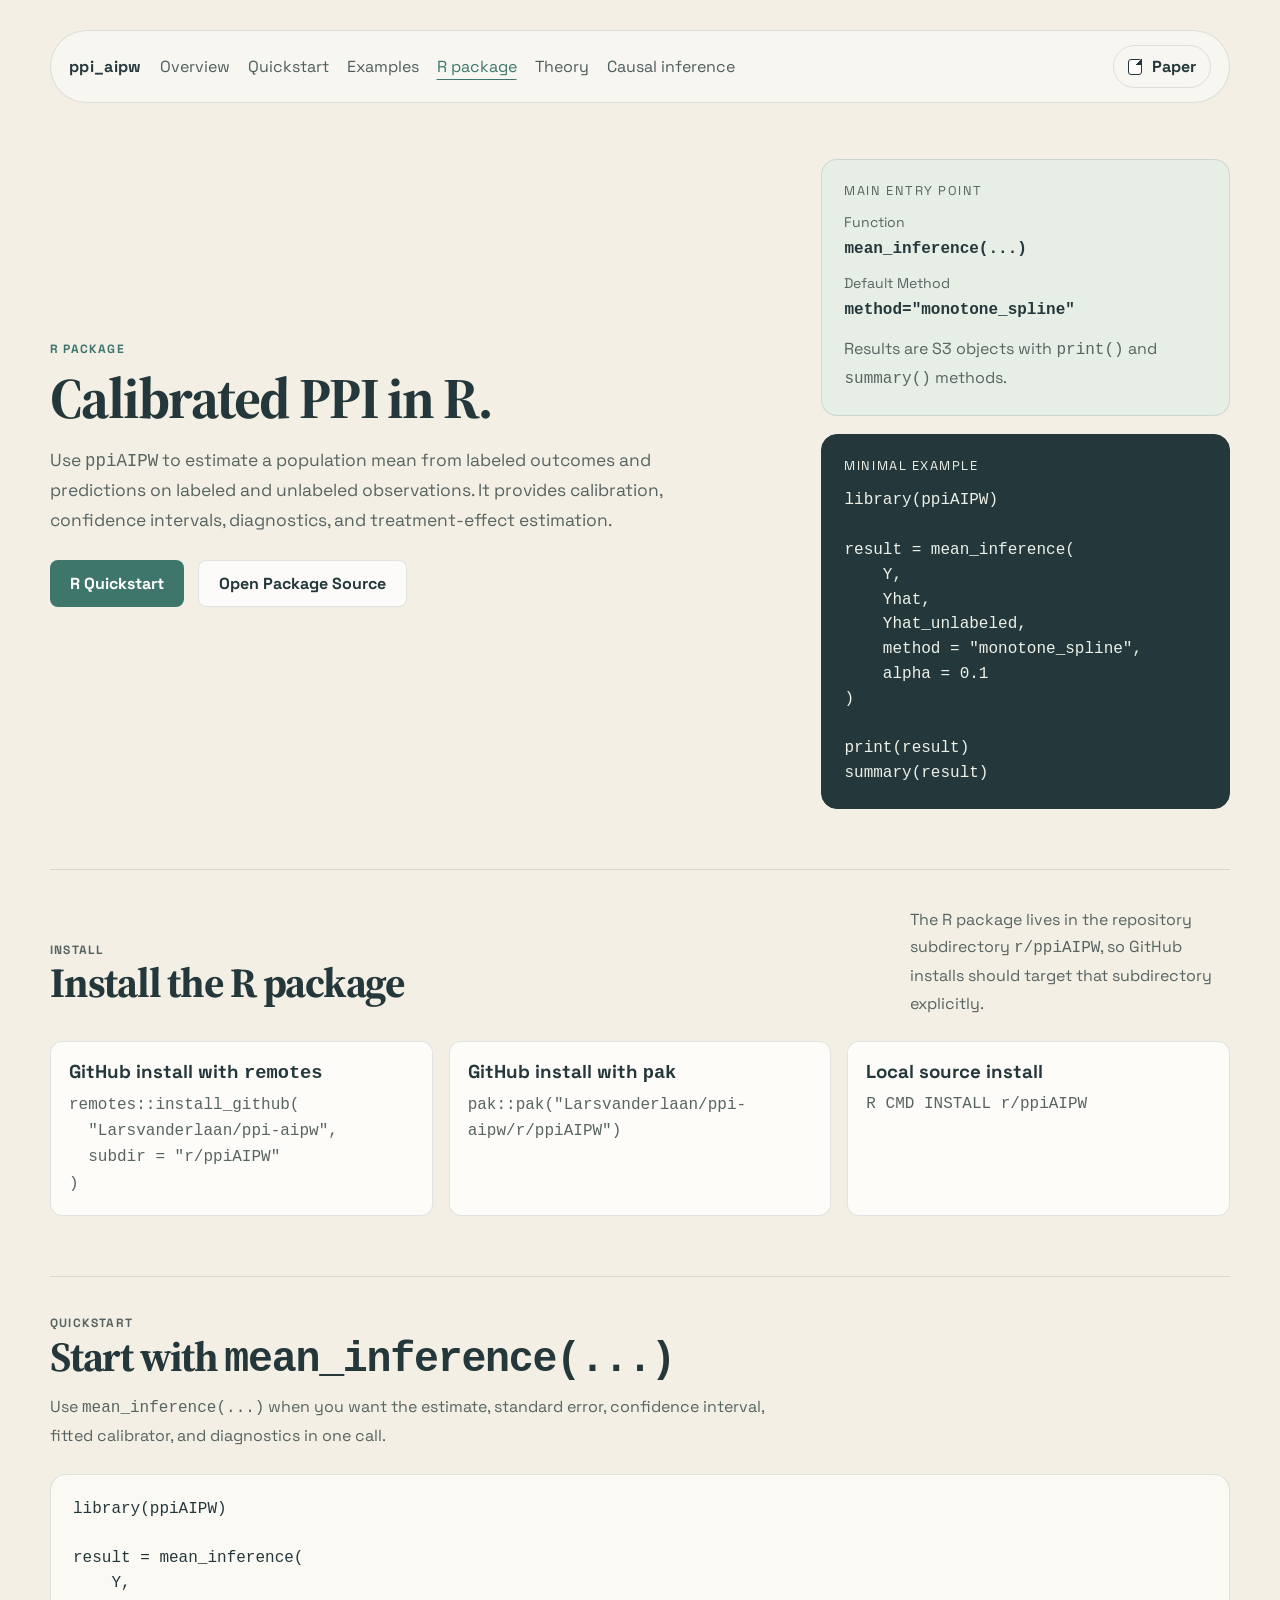
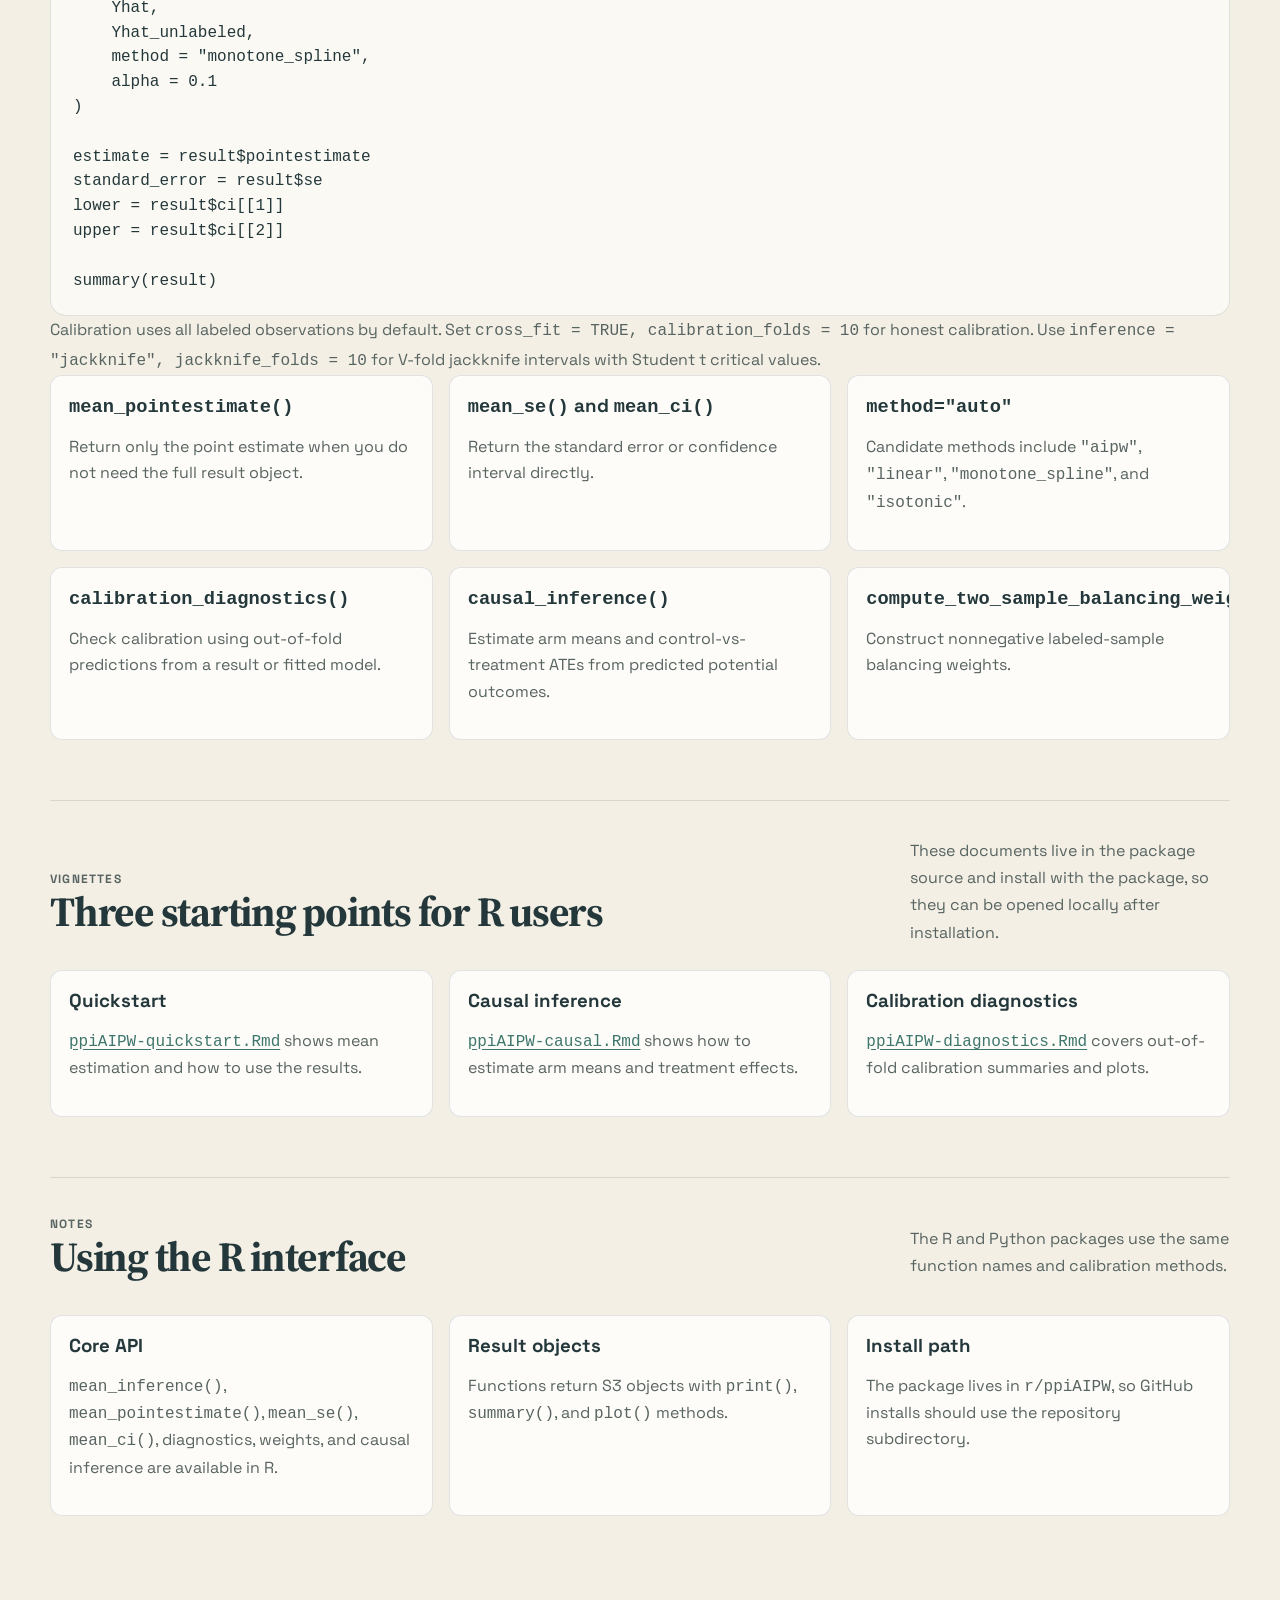
<file: docs/r.html>
<!DOCTYPE html>
<html lang="en">
  <head>
    <meta charset="UTF-8" />
    <meta name="viewport" content="width=device-width, initial-scale=1.0" />
    <title>ppiAIPW for R</title>
    <meta
      name="description"
      content="Native R package for semisupervised mean inference with AIPW, calibration, diagnostics, and causal inference."
    />
    <link rel="preconnect" href="https://fonts.googleapis.com" />
    <link rel="preconnect" href="https://fonts.gstatic.com" crossorigin />
    <link
      href="https://fonts.googleapis.com/css2?family=Space+Grotesk:wght@400;500;700&family=Source+Serif+4:opsz,wght@8..60,400;8..60,600&display=swap"
      rel="stylesheet"
    />
    <link rel="stylesheet" href="./site.css?v=b0bfe73732" />
  </head>
  <body>
    <div class="page-shell">
      <header class="hero">
        <nav class="topbar" aria-label="Main navigation">
          <div class="brand"><a href="./index.html">ppi_aipw</a></div>
          <div class="toplinks">
            <a href="./index.html">Overview</a>
            <a href="./index.html#quickstart">Quickstart</a>
            <a href="./examples.html">Examples</a>
            <a href="./r.html" aria-current="page">R package</a>
            <a href="./theory.html">Theory</a>
            <a href="./causal.html">Causal inference</a>
          </div>
          <a class="paper-link" href="./paper.pdf">
            <span class="paper-link-icon" aria-hidden="true"></span>
            <span>Paper</span>
          </a>
        </nav>

        <div class="hero-grid">
          <section class="hero-copy">
            <p class="eyebrow">R Package</p>
            <h1>Calibrated PPI in R.</h1>
            <p class="lede">
              Use <code>ppiAIPW</code> to estimate a population mean from labeled
              outcomes and predictions on labeled and unlabeled observations.
              It provides calibration, confidence intervals, diagnostics, and
              treatment-effect estimation.
            </p>
            <div class="hero-actions">
              <a class="button button-primary" href="#quickstart">R Quickstart</a>
              <a class="button button-secondary" href="https://github.com/Larsvanderlaan/ppi-aipw/tree/main/r/ppiAIPW">Open Package Source</a>
            </div>
          </section>

          <aside class="hero-panel">
            <div class="panel-card gradient-card">
              <p class="panel-label">Main Entry Point</p>
              <div class="default-stack">
                <div>
                  <span class="stack-name">Function</span>
                  <strong><code>mean_inference(...)</code></strong>
                </div>
                <div>
                  <span class="stack-name">Default Method</span>
                  <strong><code>method="monotone_spline"</code></strong>
                </div>
              </div>
              <p class="panel-note">
                Results are S3 objects with <code>print()</code> and <code>summary()</code> methods.
              </p>
            </div>
            <div class="panel-card code-card">
              <p class="panel-label">Minimal Example</p>
              <pre><code>library(ppiAIPW)

result = mean_inference(
    Y,
    Yhat,
    Yhat_unlabeled,
    method = "monotone_spline",
    alpha = 0.1
)

print(result)
summary(result)</code></pre>
            </div>
          </aside>
        </div>
      </header>

      <main>
        <section class="section" id="install">
          <div class="section-heading split">
            <div>
              <p class="eyebrow">Install</p>
              <h2>Install the R package</h2>
            </div>
            <p class="section-side-note">
              The R package lives in the repository subdirectory
              <code>r/ppiAIPW</code>, so GitHub installs should target that
              subdirectory explicitly.
            </p>
          </div>

          <div class="argument-grid">
            <article class="argument-card">
              <h3>GitHub install with <code>remotes</code></h3>
              <pre><code>remotes::install_github(
  "Larsvanderlaan/ppi-aipw",
  subdir = "r/ppiAIPW"
)</code></pre>
            </article>
            <article class="argument-card">
              <h3>GitHub install with <code>pak</code></h3>
              <pre><code>pak::pak("Larsvanderlaan/ppi-aipw/r/ppiAIPW")</code></pre>
            </article>
            <article class="argument-card">
              <h3>Local source install</h3>
              <pre><code>R CMD INSTALL r/ppiAIPW</code></pre>
            </article>
          </div>
        </section>

        <section class="section" id="quickstart">
          <div class="section-heading">
            <p class="eyebrow">Quickstart</p>
            <h2>Start with <code>mean_inference(...)</code></h2>
            <p>
              Use <code>mean_inference(...)</code> when you want the estimate,
              standard error, confidence interval, fitted calibrator, and
              diagnostics in one call.
            </p>
          </div>

          <div class="panel-card code-card">
            <pre><code>library(ppiAIPW)

result = mean_inference(
    Y,
    Yhat,
    Yhat_unlabeled,
    method = "monotone_spline",
    alpha = 0.1
)

estimate = result$pointestimate
standard_error = result$se
lower = result$ci[[1]]
upper = result$ci[[2]]

summary(result)</code></pre>
          </div>

          <p class="panel-note">
            Calibration uses all labeled observations by default.
            Set <code>cross_fit = TRUE, calibration_folds = 10</code> for honest
            calibration. Use <code>inference = "jackknife", jackknife_folds = 10</code>
            for V-fold jackknife intervals with Student t critical values.
          </p>
          <div class="argument-grid">
            <article class="argument-card">
              <h3><code>mean_pointestimate()</code></h3>
              <p>Return only the point estimate when you do not need the full result object.</p>
            </article>
            <article class="argument-card">
              <h3><code>mean_se()</code> and <code>mean_ci()</code></h3>
              <p>Return the standard error or confidence interval directly.</p>
            </article>
            <article class="argument-card">
              <h3><code>method="auto"</code></h3>
              <p>Candidate methods include <code>"aipw"</code>, <code>"linear"</code>, <code>"monotone_spline"</code>, and <code>"isotonic"</code>.</p>
            </article>
            <article class="argument-card">
              <h3><code>calibration_diagnostics()</code></h3>
              <p>Check calibration using out-of-fold predictions from a result or fitted model.</p>
            </article>
            <article class="argument-card">
              <h3><code>causal_inference()</code></h3>
              <p>Estimate arm means and control-vs-treatment ATEs from predicted potential outcomes.</p>
            </article>
            <article class="argument-card">
              <h3><code>compute_two_sample_balancing_weights()</code></h3>
              <p>Construct nonnegative labeled-sample balancing weights.</p>
            </article>
          </div>
        </section>

        <section class="section" id="vignettes">
          <div class="section-heading split">
            <div>
              <p class="eyebrow">Vignettes</p>
              <h2>Three starting points for R users</h2>
            </div>
            <p class="section-side-note">
              These documents live in the package source and install with the
              package, so they can be opened locally after installation.
            </p>
          </div>

          <div class="takeaway-grid">
            <article class="takeaway-card">
              <h3>Quickstart</h3>
              <p>
                <a href="https://github.com/Larsvanderlaan/ppi-aipw/blob/main/r/ppiAIPW/vignettes/ppiAIPW-quickstart.Rmd"><code>ppiAIPW-quickstart.Rmd</code></a>
                shows mean estimation and how to use the results.
              </p>
            </article>
            <article class="takeaway-card">
              <h3>Causal inference</h3>
              <p>
                <a href="https://github.com/Larsvanderlaan/ppi-aipw/blob/main/r/ppiAIPW/vignettes/ppiAIPW-causal.Rmd"><code>ppiAIPW-causal.Rmd</code></a>
                shows how to estimate arm means and treatment effects.
              </p>
            </article>
            <article class="takeaway-card">
              <h3>Calibration diagnostics</h3>
              <p>
                <a href="https://github.com/Larsvanderlaan/ppi-aipw/blob/main/r/ppiAIPW/vignettes/ppiAIPW-diagnostics.Rmd"><code>ppiAIPW-diagnostics.Rmd</code></a>
                covers out-of-fold calibration summaries and plots.
              </p>
            </article>
          </div>
        </section>

        <section class="section" id="parity">
          <div class="section-heading split">
            <div>
              <p class="eyebrow">Notes</p>
              <h2>Using the R interface</h2>
            </div>
            <p class="section-side-note">
              The R and Python packages use the same function names and
              calibration methods.
            </p>
          </div>

          <div class="argument-grid">
            <article class="argument-card">
              <h3>Core API</h3>
              <p><code>mean_inference()</code>, <code>mean_pointestimate()</code>, <code>mean_se()</code>, <code>mean_ci()</code>, diagnostics, weights, and causal inference are available in R.</p>
            </article>
            <article class="argument-card">
              <h3>Result objects</h3>
              <p>Functions return S3 objects with <code>print()</code>, <code>summary()</code>, and <code>plot()</code> methods.</p>
            </article>
            <article class="argument-card">
              <h3>Install path</h3>
              <p>The package lives in <code>r/ppiAIPW</code>, so GitHub installs should use the repository subdirectory.</p>
            </article>
          </div>
        </section>
      </main>
    </div>
  </body>
</html>
</file>
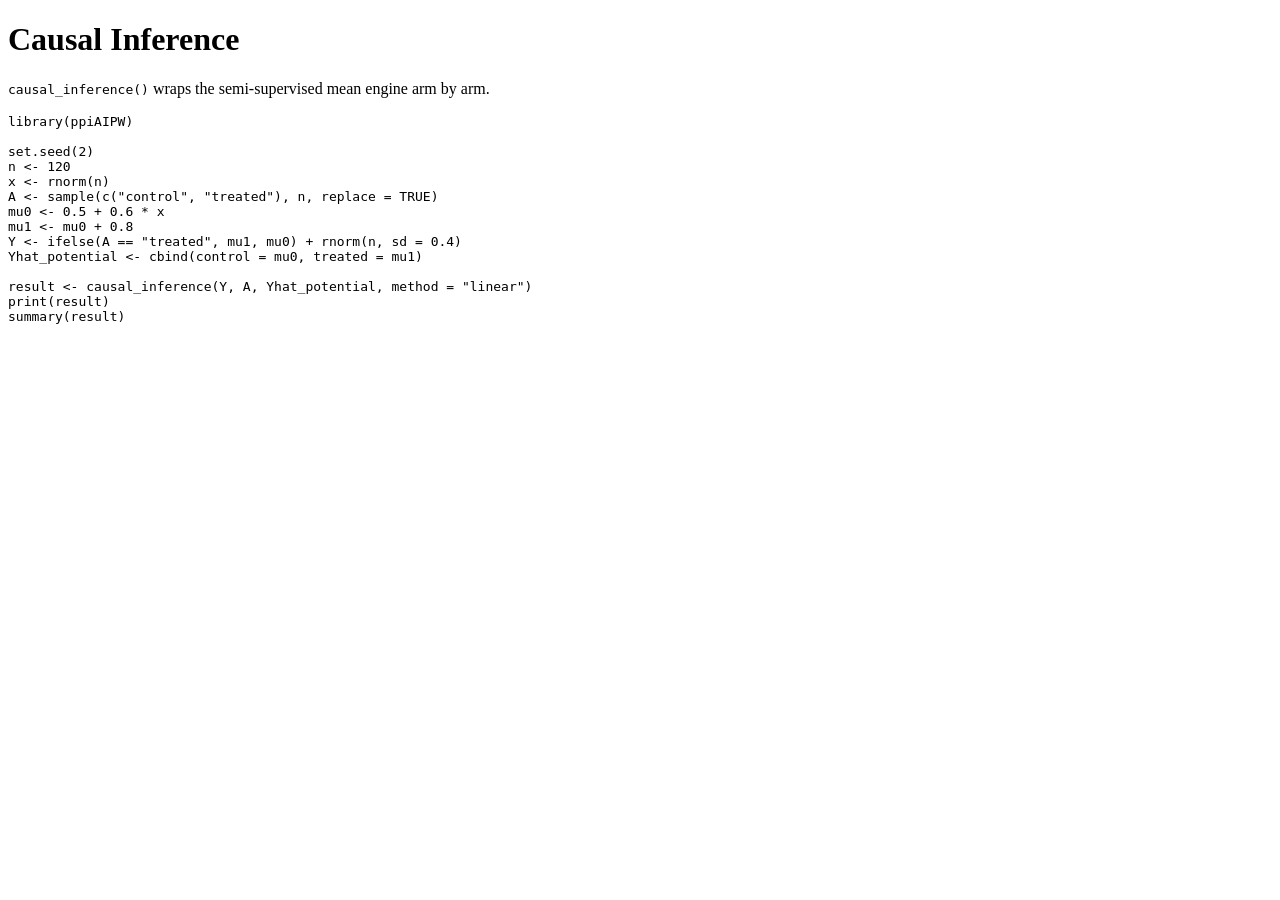
<file: r/ppiAIPW/inst/doc/ppiAIPW-causal.html>
<!DOCTYPE html>
<html lang="en">
<head>
  <meta charset="utf-8">
  <title>Causal Inference</title>
</head>
<body>
  <h1>Causal Inference</h1>
  <p><code>causal_inference()</code> wraps the semi-supervised mean engine arm by arm.</p>
  <pre><code>library(ppiAIPW)

set.seed(2)
n <- 120
x <- rnorm(n)
A <- sample(c("control", "treated"), n, replace = TRUE)
mu0 <- 0.5 + 0.6 * x
mu1 <- mu0 + 0.8
Y <- ifelse(A == "treated", mu1, mu0) + rnorm(n, sd = 0.4)
Yhat_potential <- cbind(control = mu0, treated = mu1)

result <- causal_inference(Y, A, Yhat_potential, method = "linear")
print(result)
summary(result)</code></pre>
</body>
</html>
</file>
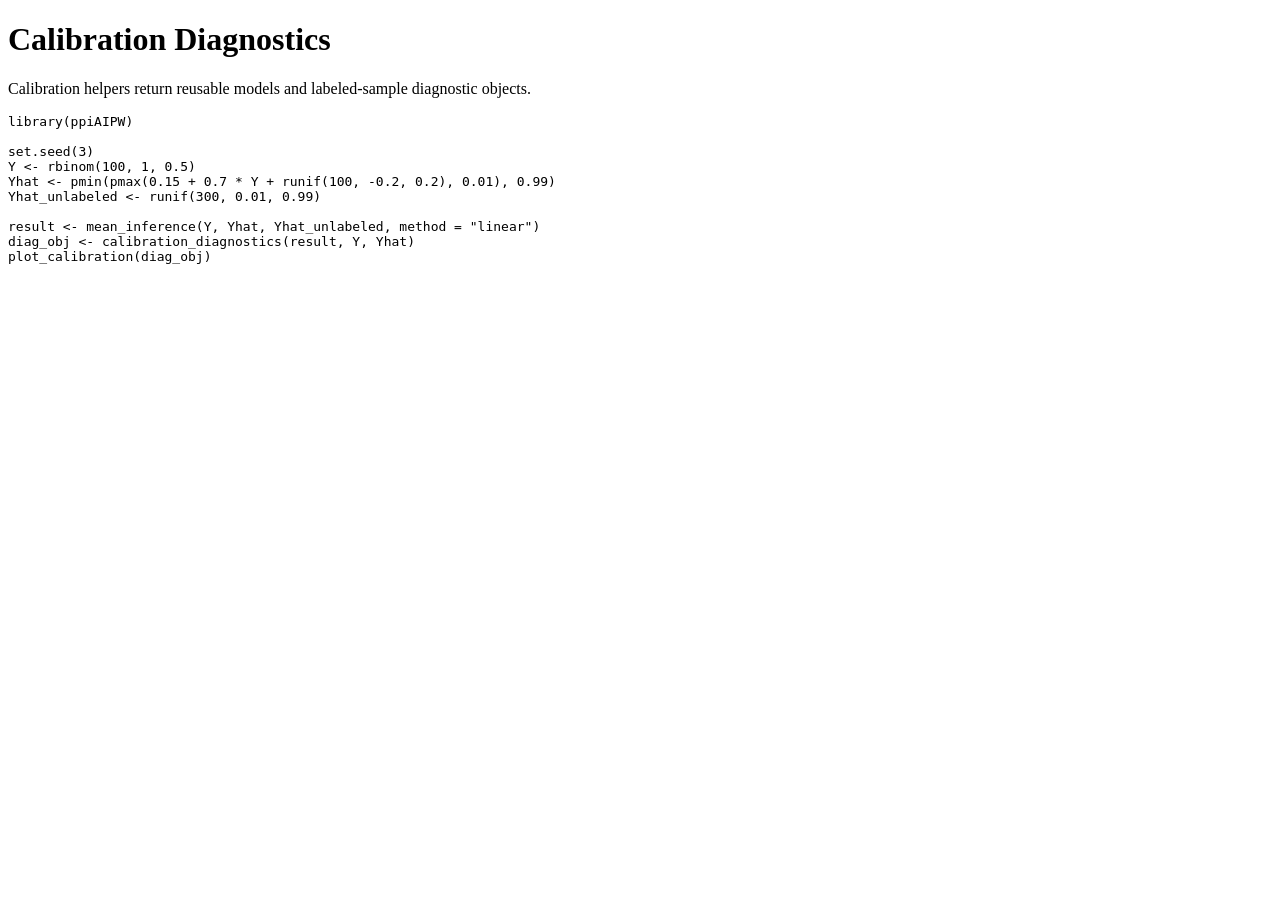
<file: r/ppiAIPW/inst/doc/ppiAIPW-diagnostics.html>
<!DOCTYPE html>
<html lang="en">
<head>
  <meta charset="utf-8">
  <title>Calibration Diagnostics</title>
</head>
<body>
  <h1>Calibration Diagnostics</h1>
  <p>Calibration helpers return reusable models and labeled-sample diagnostic objects.</p>
  <pre><code>library(ppiAIPW)

set.seed(3)
Y <- rbinom(100, 1, 0.5)
Yhat <- pmin(pmax(0.15 + 0.7 * Y + runif(100, -0.2, 0.2), 0.01), 0.99)
Yhat_unlabeled <- runif(300, 0.01, 0.99)

result <- mean_inference(Y, Yhat, Yhat_unlabeled, method = "linear")
diag_obj <- calibration_diagnostics(result, Y, Yhat)
plot_calibration(diag_obj)</code></pre>
</body>
</html>
</file>
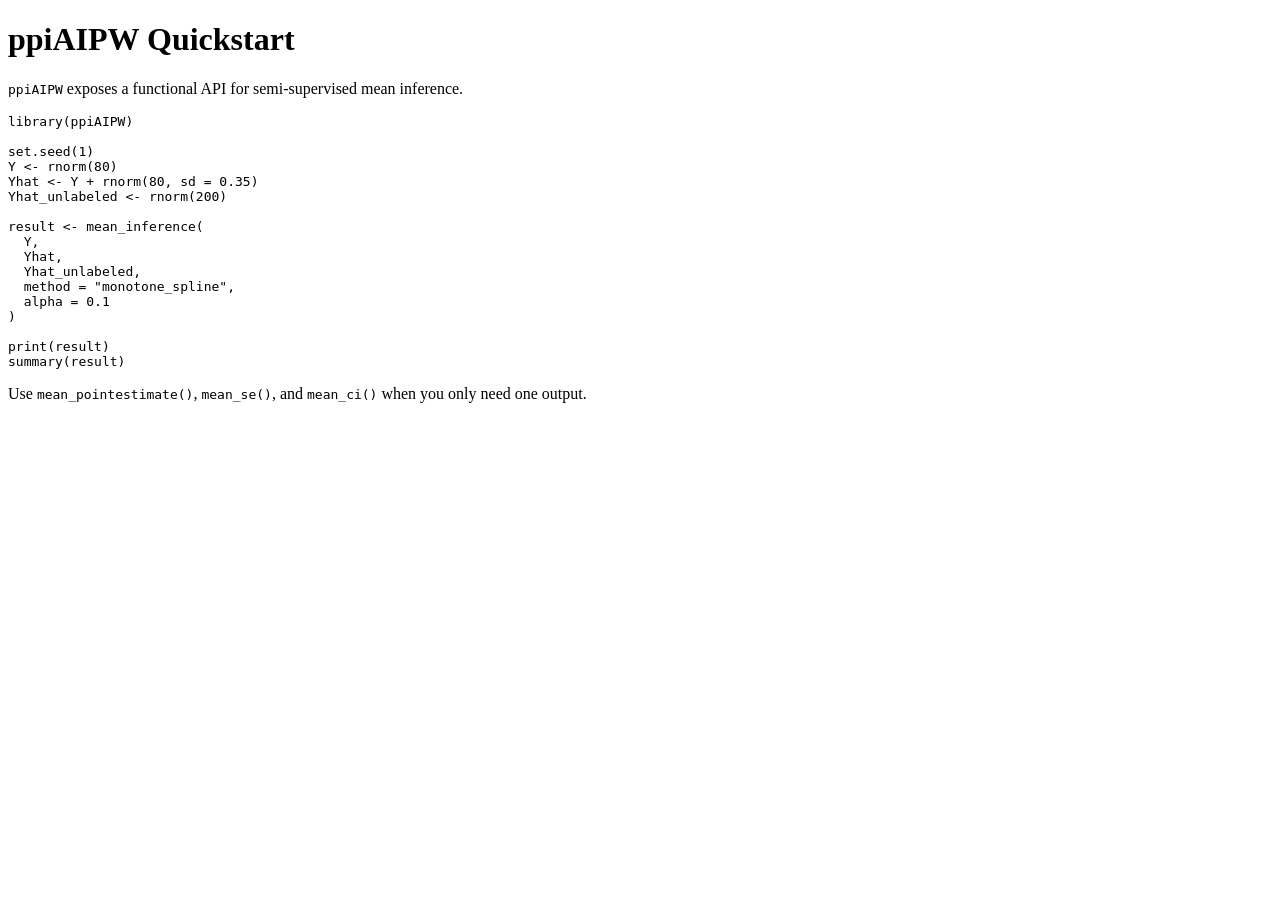
<file: r/ppiAIPW/inst/doc/ppiAIPW-quickstart.html>
<!DOCTYPE html>
<html lang="en">
<head>
  <meta charset="utf-8">
  <title>ppiAIPW Quickstart</title>
</head>
<body>
  <h1>ppiAIPW Quickstart</h1>
  <p><code>ppiAIPW</code> exposes a functional API for semi-supervised mean inference.</p>
  <pre><code>library(ppiAIPW)

set.seed(1)
Y <- rnorm(80)
Yhat <- Y + rnorm(80, sd = 0.35)
Yhat_unlabeled <- rnorm(200)

result <- mean_inference(
  Y,
  Yhat,
  Yhat_unlabeled,
  method = "monotone_spline",
  alpha = 0.1
)

print(result)
summary(result)</code></pre>
  <p>Use <code>mean_pointestimate()</code>, <code>mean_se()</code>, and <code>mean_ci()</code> when you only need one output.</p>
</body>
</html>
</file>
<file: docs/site.css>
:root {
  --bg: #f3efe5;
  --bg-alt: #fbf9f3;
  --surface: #fbf9f3;
  --surface-strong: #fffdf9;
  --ink: #24383b;
  --muted: #586461;
  --line: rgba(22, 50, 61, 0.12);
  --accent: #3e766c;
  --accent-soft: #e7eee6;
  --warm: #ffb562;
  --warm-soft: #ffe3bf;
  --shadow: 0 6px 18px rgba(41, 65, 73, 0.05);
  --radius: 16px;
}

* {
  box-sizing: border-box;
}

html {
  scroll-behavior: smooth;
}

body {
  margin: 0;
  min-height: 100vh;
  color: var(--ink);
  background: var(--bg);
  font-family: "Space Grotesk", "Avenir Next", "Trebuchet MS", sans-serif;
}

code,
pre {
  font-family: "SFMono-Regular", "Consolas", "Liberation Mono", monospace;
}

.page-shell {
  width: min(1180px, calc(100% - 32px));
  margin: 0 auto;
  padding-bottom: 64px;
}

.hero {
  padding: 22px 0 36px;
}

.topbar {
  display: flex;
  justify-content: space-between;
  align-items: center;
  gap: 18px;
  flex-wrap: wrap;
  padding: 14px 18px;
  margin-top: 8px;
  background: rgba(255, 255, 255, 0.42);
  border: 1px solid var(--line);
  border-radius: 999px;
}

.brand {
  font-weight: 700;
  letter-spacing: 0.02em;
}

.brand a {
  color: inherit;
  text-decoration: none;
}

.toplinks {
  display: flex;
  gap: 18px;
  flex-wrap: wrap;
  align-items: center;
  flex: 1 1 auto;
}

.paper-link {
  display: inline-flex;
  align-items: center;
  gap: 10px;
  padding: 10px 14px;
  border-radius: 999px;
  color: var(--ink);
  background: transparent;
  border: 1px solid var(--line);
  font-weight: 700;
  white-space: nowrap;
}

.paper-link:hover {
  transform: translateY(-1px);
}

.paper-link-icon {
  position: relative;
  width: 14px;
  height: 16px;
  border: 1.6px solid currentColor;
  border-radius: 3px;
  background: rgba(255, 255, 255, 0.78);
  flex: 0 0 auto;
}

.paper-link-icon::after {
  content: "";
  position: absolute;
  top: -1px;
  right: -1px;
  width: 6px;
  height: 6px;
  background: linear-gradient(135deg, transparent 49%, currentColor 50%);
}

.toplinks a,
.reference-links a,
.button,
.paper-link {
  text-decoration: none;
}

.toplinks a,
.reference-links a {
  color: var(--ink);
  opacity: 0.8;
}

.toplinks a:hover,
.reference-links a:hover {
  opacity: 1;
}

.hero-grid {
  display: grid;
  grid-template-columns: minmax(0, 1.35fr) minmax(320px, 0.75fr);
  gap: 36px;
  margin-top: 56px;
  align-items: center;
}

.hero-copy,
.hero-panel,
.section,
.timeline-card,
.reference-card,
.toggle-card,
.method-panel,
.argument-card,
.takeaway-card,
.panel-card {
  position: relative;
}

.eyebrow {
  margin: 0 0 10px;
  font-size: 0.75rem;
  letter-spacing: 0.1em;
  text-transform: uppercase;
  color: var(--accent);
  font-weight: 700;
}

.hero h1,
.section h2,
.history-callout h3,
.method-panel h3 {
  font-family: "Source Serif 4", Georgia, serif;
  letter-spacing: -0.03em;
}

.hero h1 {
  font-size: clamp(2.55rem, 4.5vw, 4.1rem);
  line-height: 1.06;
  margin: 0 0 16px;
  max-width: 20ch;
}

.hero-copy {
  min-width: 0;
}

.hero-head {
  display: grid;
  grid-template-columns: minmax(0, 1fr) 96px;
  gap: 18px;
  align-items: center;
  margin-bottom: 10px;
}

.lede {
  font-size: 1.09rem;
  line-height: 1.7;
  color: var(--muted);
  max-width: 62ch;
}

.hero-actions {
  display: flex;
  gap: 14px;
  flex-wrap: wrap;
  margin: 24px 0 20px;
}

.hero-art {
  display: flex;
  align-items: center;
  justify-content: center;
  align-self: center;
  width: 100%;
}

.hero-art img {
  display: block;
  width: min(100%, 230px);
  max-width: 100%;
  height: auto;
}

.button {
  display: inline-flex;
  align-items: center;
  justify-content: center;
  padding: 12px 20px;
  border-radius: 8px;
  font-weight: 700;
  transition: transform 0.2s ease, box-shadow 0.2s ease, background 0.2s ease;
}

.button:hover {
  transform: translateY(-2px);
}

.button-primary {
  background: var(--accent);
  color: white;
}

.button-secondary {
  background: rgba(255, 255, 255, 0.75);
  color: var(--ink);
  border: 1px solid var(--line);
}

.hero-pills {
  display: flex;
  gap: 10px;
  flex-wrap: wrap;
  padding: 0;
  margin: 0;
  list-style: none;
}

.hero-pills li {
  font-size: 0.85rem;
  color: var(--muted);
}

.badge {
  padding: 9px 12px;
  border-radius: 999px;
  background: rgba(255, 255, 255, 0.7);
  border: 1px solid var(--line);
  font-size: 0.92rem;
}

.hero-pills a {
  color: inherit;
  text-decoration: none;
}

.hero-pills a:hover {
  text-decoration: underline;
}

.hero-panel {
  display: grid;
  gap: 18px;
}

.panel-card,
.timeline-card,
.reference-card,
.toggle-card,
.method-panel {
  background: var(--surface);
  border: 1px solid var(--line);
  border-radius: var(--radius);
}

.panel-card {
  padding: 22px;
}

.gradient-card {
  background: var(--accent-soft);
}

.panel-label {
  margin: 0 0 14px;
  font-size: 0.8rem;
  letter-spacing: 0.12em;
  text-transform: uppercase;
  color: var(--muted);
}

.default-stack {
  display: grid;
  grid-template-columns: 1fr;
  gap: 16px;
  margin-bottom: 16px;
}

.stack-name {
  display: block;
  color: var(--muted);
  font-size: 0.88rem;
  margin-bottom: 6px;
}

.panel-note {
  margin: 0;
  line-height: 1.7;
  color: var(--muted);
}

.code-card pre {
  margin: 0;
  overflow-x: auto;
  white-space: pre-wrap;
  line-height: 1.55;
  color: var(--ink);
}

.section {
  padding: 36px 0;
  margin-top: 24px;
  border-top: 1px solid var(--line);
}

.section-heading {
  margin-bottom: 24px;
}

.section-heading h2 {
  margin: 0 0 10px;
  font-size: clamp(1.8rem, 3.4vw, 2.6rem);
  line-height: 1.12;
}

.section-heading p {
  margin: 0;
  max-width: 72ch;
  color: var(--muted);
  line-height: 1.7;
}

.split {
  display: grid;
  grid-template-columns: minmax(0, 1fr) minmax(240px, 320px);
  gap: 16px;
  align-items: end;
}

.section-side-note {
  align-self: center;
}

.argument-grid,
.takeaway-grid {
  display: grid;
  grid-template-columns: repeat(3, minmax(0, 1fr));
  gap: 16px;
}

.argument-grid-two {
  grid-template-columns: repeat(2, minmax(0, 1fr));
}

.examples-grid,
.example-entry-grid {
  display: grid;
  gap: 16px;
}

.examples-grid {
  grid-template-columns: repeat(2, minmax(0, 1fr));
}

.example-entry-grid {
  grid-template-columns: repeat(2, minmax(0, 1fr));
  margin-top: 14px;
}

.argument-card,
.takeaway-card,
.info-box,
.mini-box {
  background: rgba(255, 255, 255, 0.78);
  border: 1px solid var(--line);
  border-radius: 12px;
  padding: 18px;
}

.argument-card h3,
.takeaway-card h3,
.info-box h4 {
  margin: 0 0 8px;
}

.argument-card p,
.takeaway-card p,
.info-box p,
.info-box li,
.mini-box span,
.argument-card pre {
  color: var(--muted);
  line-height: 1.65;
}

.argument-card pre {
  margin: 0;
  overflow-x: auto;
  white-space: pre-wrap;
}

.example-entry {
  padding: 14px;
  border-radius: 10px;
  border: 1px solid var(--line);
  background: rgba(255, 255, 255, 0.72);
}

.example-label {
  margin: 0 0 8px;
  font-size: 0.78rem;
  letter-spacing: 0.12em;
  text-transform: uppercase;
  color: var(--muted);
  font-weight: 700;
}

.example-call {
  margin: 0;
  color: var(--ink);
  overflow-x: auto;
  white-space: pre-wrap;
  line-height: 1.55;
}

.example-links {
  display: flex;
  gap: 10px;
  flex-wrap: wrap;
  margin-top: 14px;
}

.example-links a {
  padding: 10px 12px;
  border-radius: 14px;
  border: 1px solid var(--line);
  background: rgba(255, 255, 255, 0.74);
  color: var(--ink);
  font-weight: 700;
}

.example-links a:hover {
  opacity: 1;
}

.case-study-figure {
  margin: 18px 0 0;
  padding: 10px 10px 12px;
  border-radius: 12px;
  border: 1px solid var(--line);
  background: rgba(255, 255, 255, 0.74);
}

.case-study-figure img {
  display: block;
  width: 100%;
  height: auto;
  border-radius: 14px;
}

.case-study-figure figcaption {
  margin: 10px auto 0;
  max-width: 28ch;
  color: var(--muted);
  font-size: 0.92rem;
  line-height: 1.55;
  text-align: center;
}

.method-tabs,
.toggle-row {
  display: flex;
  gap: 10px;
  flex-wrap: wrap;
  margin-bottom: 18px;
}

.tab-button {
  appearance: none;
  border: 1px solid var(--line);
  background: rgba(255, 255, 255, 0.76);
  color: var(--ink);
  border-radius: 999px;
  padding: 11px 16px;
  font: inherit;
  font-weight: 700;
  cursor: pointer;
  transition: transform 0.2s ease, background 0.2s ease, color 0.2s ease;
}

.tab-button:hover {
  transform: translateY(-1px);
}

.tab-button.is-active {
  background: var(--ink);
  color: white;
}

.method-panel,
.toggle-card {
  padding: 22px;
}

.panel-banner {
  display: flex;
  align-items: center;
  gap: 12px;
  flex-wrap: wrap;
}

.panel-banner h3 {
  margin: 0;
  font-size: 2rem;
}

.method-summary {
  margin: 14px 0 20px;
  color: var(--muted);
  font-size: 1.04rem;
  line-height: 1.75;
}

.method-visual-card {
  display: grid;
  grid-template-columns: minmax(190px, 0.7fr) minmax(0, 1fr);
  gap: 18px;
  align-items: center;
  margin: 0 0 22px;
  padding: 18px;
  border-radius: 14px;
  border: 1px solid var(--line);
  background: var(--accent-soft);
}

.method-visual-card.is-hidden {
  display: none;
}

.curve-kicker {
  display: inline-block;
  margin-bottom: 10px;
  font-size: 0.8rem;
  letter-spacing: 0.14em;
  text-transform: uppercase;
  color: var(--accent);
  font-weight: 700;
}

.method-visual-copy p {
  margin: 0;
  color: var(--muted);
  line-height: 1.7;
}

.curve-stage {
  display: grid;
  grid-template-columns: auto minmax(0, 1fr);
  grid-template-rows: minmax(0, 1fr) auto auto;
  gap: 10px 12px;
  align-items: center;
}

.curve-y-label {
  grid-row: 1 / span 2;
  writing-mode: vertical-rl;
  transform: rotate(180deg);
  font-size: 0.88rem;
  color: var(--muted);
  letter-spacing: 0.01em;
}

.curve-canvas {
  width: 100%;
  min-height: 250px;
  display: block;
}

.curve-x-label {
  grid-column: 2;
  justify-self: center;
  font-size: 0.88rem;
  color: var(--muted);
}

.math-label {
  font-family: "Source Serif 4", Georgia, serif;
  font-style: italic;
  color: var(--ink);
}

.math-label sub,
.math-label sup {
  font-style: normal;
}

.curve-legend {
  grid-column: 2;
  display: flex;
  gap: 14px;
  flex-wrap: wrap;
}

.curve-legend-item {
  display: inline-flex;
  align-items: center;
  gap: 10px;
  font-size: 0.92rem;
  color: var(--ink);
  background: rgba(255, 255, 255, 0.72);
  border: 1px solid var(--line);
  border-radius: 999px;
  padding: 8px 12px;
}

.curve-legend-swatch {
  width: 30px;
  border-top: 3px solid var(--swatch-color);
  border-top-style: solid;
  flex: 0 0 auto;
}

.curve-legend-swatch[data-dashed="true"] {
  border-top-style: dashed;
}

.equation-card {
  margin-top: 18px;
  padding: 20px 22px;
  border-radius: 14px;
  border: 1px solid var(--line);
  background: var(--accent-soft);
}

.pseudo-equation {
  margin: 0;
  font-family: "Source Serif 4", Georgia, serif;
  font-size: clamp(1.5rem, 3.2vw, 2.2rem);
  line-height: 1.2;
  letter-spacing: -0.02em;
}

.equation-note {
  margin: 12px 0 0;
  color: var(--muted);
  line-height: 1.7;
}

.mini-equation {
  margin: 10px 0 0;
  font-family: "Source Serif 4", Georgia, serif;
  font-size: 1.2rem;
  line-height: 1.45;
  letter-spacing: -0.01em;
  color: var(--ink);
  width: 100%;
  overflow-x: auto;
}

.mini-equation mjx-container {
  margin: 0 !important;
  max-width: 100%;
}

.mini-equation mjx-container[jax="SVG"] > svg {
  max-width: 100%;
  height: auto !important;
}

.argument-card,
.equation-card,
.theory-note {
  overflow: hidden;
}

.theory-visual {
  margin-top: 20px;
  padding: 18px;
  border-radius: 14px;
  border: 1px solid var(--line);
  overflow: hidden;
  background: var(--bg-alt);
}

.theory-visual h3 {
  margin: 0 0 8px;
}

.theory-visual p {
  margin: 0;
  color: var(--muted);
  line-height: 1.7;
}

.theory-diagram {
  display: block;
  width: 100%;
  height: auto;
  margin-top: 16px;
  overflow: hidden;
}

.diagram-caption {
  margin-top: 14px;
  padding: 14px 16px;
  border-radius: 10px;
  background: rgba(255, 255, 255, 0.72);
  border: 1px solid var(--line);
  color: var(--muted);
  line-height: 1.68;
}

.diagram-kicker {
  display: inline-block;
  margin-bottom: 8px;
  font-size: 0.78rem;
  letter-spacing: 0.14em;
  text-transform: uppercase;
  color: var(--accent);
  font-weight: 700;
}

.diagram-panel {
  fill: rgba(255, 255, 255, 0.92);
  stroke: rgba(22, 50, 61, 0.12);
  stroke-width: 1.5;
}

.diagram-panel-strong {
  fill: rgba(215, 242, 235, 0.82);
  stroke: rgba(13, 138, 122, 0.24);
  stroke-width: 1.5;
}

.diagram-panel-warm {
  fill: rgba(255, 227, 191, 0.88);
  stroke: rgba(255, 181, 98, 0.36);
  stroke-width: 1.5;
}

.diagram-line {
  stroke: rgba(22, 50, 61, 0.28);
  stroke-width: 2.2;
  fill: none;
  stroke-linecap: round;
  stroke-linejoin: round;
}

.diagram-line-dashed {
  stroke-dasharray: 7 8;
}

.diagram-accent {
  stroke: var(--accent);
}

.diagram-warm {
  stroke: #d28d3d;
}

.diagram-text {
  fill: var(--ink);
  font-family: "Space Grotesk", "Avenir Next", "Trebuchet MS", sans-serif;
  font-size: 15px;
}

.diagram-text-small {
  fill: var(--muted);
  font-family: "Space Grotesk", "Avenir Next", "Trebuchet MS", sans-serif;
  font-size: 12px;
}

.diagram-text-strong {
  font-weight: 700;
}

.theory-note {
  margin-top: 18px;
  padding: 16px 18px;
  border-radius: 12px;
  border: 1px solid var(--line);
  background: rgba(255, 255, 255, 0.72);
  color: var(--muted);
  line-height: 1.68;
}

.takeaway-card ul,
.theory-note ul {
  margin: 12px 0 0;
  padding-left: 18px;
}

.takeaway-card li,
.theory-note li {
  color: var(--muted);
  line-height: 1.68;
}

.theory-comparison-grid {
  display: grid;
  grid-template-columns: repeat(2, minmax(0, 1fr));
  gap: 16px;
}

.curve-backdrop {
  fill: rgba(255, 253, 249, 0.92);
  stroke: rgba(22, 50, 61, 0.08);
}

.curve-grid-line {
  stroke: rgba(22, 50, 61, 0.08);
  stroke-width: 1;
}

.curve-axis {
  stroke: rgba(22, 50, 61, 0.42);
  stroke-width: 1.6;
}

.curve-reference {
  fill: none;
  stroke: rgba(22, 50, 61, 0.18);
  stroke-width: 2.5;
  stroke-dasharray: 6 8;
  stroke-linecap: round;
}

.method-columns,
.mini-grid,
.reference-links {
  display: grid;
  gap: 14px;
}

.method-columns {
  grid-template-columns: repeat(2, minmax(0, 1fr));
}

.info-box ul {
  margin: 0;
  padding-left: 18px;
}

.mini-grid {
  grid-template-columns: repeat(3, minmax(0, 1fr));
  margin-top: 18px;
}

.mini-box strong {
  display: block;
  margin-top: 8px;
}

.timeline {
  display: grid;
  gap: 16px;
}

.timeline-card {
  padding: 22px;
  overflow: hidden;
}

.timeline-card::before {
  content: "";
  position: absolute;
  inset: 0 auto 0 0;
  width: 6px;
  background: linear-gradient(180deg, var(--accent), var(--warm));
}

.timeline-year {
  display: inline-block;
  font-size: 0.82rem;
  letter-spacing: 0.12em;
  text-transform: uppercase;
  color: var(--accent);
  font-weight: 700;
  margin-bottom: 12px;
}

.timeline-card h3 {
  margin: 0 0 10px;
  font-size: 1.35rem;
}

.timeline-card p,
.history-callout p,
.reference-card p,
.reference-card li {
  margin: 0;
  line-height: 1.74;
  color: var(--muted);
}

.history-callout {
  margin-top: 18px;
  padding: 22px;
  border-radius: 14px;
  background: var(--accent-soft);
  border: 1px solid var(--line);
}

.history-callout h3 {
  margin: 0 0 10px;
  font-size: 1.6rem;
}

.reference-card ul {
  margin: 14px 0 0;
  padding-left: 18px;
}

.reference-links {
  grid-template-columns: repeat(auto-fit, minmax(160px, 1fr));
  margin-top: 18px;
}

.reference-links a {
  padding: 14px 16px;
  background: rgba(255, 255, 255, 0.75);
  border: 1px solid var(--line);
  border-radius: 10px;
  text-align: center;
  font-weight: 700;
}

.is-revealed {
  animation: fadeUp 0.6s ease both;
}

@keyframes fadeUp {
  from {
    opacity: 0;
    transform: translateY(10px);
  }
  to {
    opacity: 1;
    transform: translateY(0);
  }
}

@media (max-width: 960px) {
  .hero-grid,
  .split,
  .method-visual-card,
  .method-columns,
  .theory-comparison-grid,
  .examples-grid,
  .example-entry-grid,
  .argument-grid,
  .takeaway-grid,
  .mini-grid,
  .reference-links {
    grid-template-columns: 1fr;
  }

  .default-stack {
    grid-template-columns: 1fr;
  }

  .curve-legend {
    grid-column: 1;
  }

  .hero-head {
    grid-template-columns: minmax(0, 1fr) 96px;
    gap: 18px;
  }

  .hero-art {
    width: 100%;
  }
}

@media (max-width: 720px) {
  .page-shell {
    width: min(100% - 20px, 100%);
  }

  .topbar {
    border-radius: 28px;
    align-items: flex-start;
    flex-direction: column;
  }

  .paper-link {
    align-self: flex-start;
  }

  .hero h1 {
    max-width: 100%;
  }

  .hero-grid {
    margin-top: 32px;
  }

  .hero-head {
    grid-template-columns: minmax(0, 1fr) 64px;
    gap: 14px;
  }

  .hero-art {
    width: 100%;
  }

  .hero-art img {
    width: min(100%, 180px);
    margin: 0 auto;
  }

  .section {
    padding: 28px 0;
  }

  .panel-card,
  .method-panel,
  .toggle-card,
  .timeline-card {
    padding: 20px;
  }

  .curve-stage {
    grid-template-columns: 1fr;
    grid-template-rows: auto minmax(0, 1fr) auto auto;
  }

  .curve-y-label {
    grid-row: auto;
    writing-mode: horizontal-tb;
    transform: none;
    justify-self: center;
  }

  .curve-canvas,
  .curve-x-label {
    grid-column: 1;
  }

  .pseudo-equation {
    font-size: 1.35rem;
  }
}

p a {
  color: var(--accent);
  text-underline-offset: 3px;
}

.toplinks a[aria-current="page"] {
  color: var(--accent);
  opacity: 1;
  text-decoration: underline;
  text-underline-offset: 7px;
}

:focus-visible {
  outline: 2px solid var(--accent);
  outline-offset: 4px;
}

.hero-panel .code-card {
  background: var(--ink);
  border-color: var(--ink);
}

.hero-panel .code-card pre,
.hero-panel .code-card .panel-label,
.hero-panel .code-card .panel-note {
  color: #edf1e8;
}

.section-heading > p + p,
.reference-card > p {
  margin-top: 14px;
}

@media (prefers-reduced-motion: reduce) {
  html { scroll-behavior: auto; }
  .is-revealed { animation: none; }
  .button, .tab-button { transition: none; }
}
</file>
